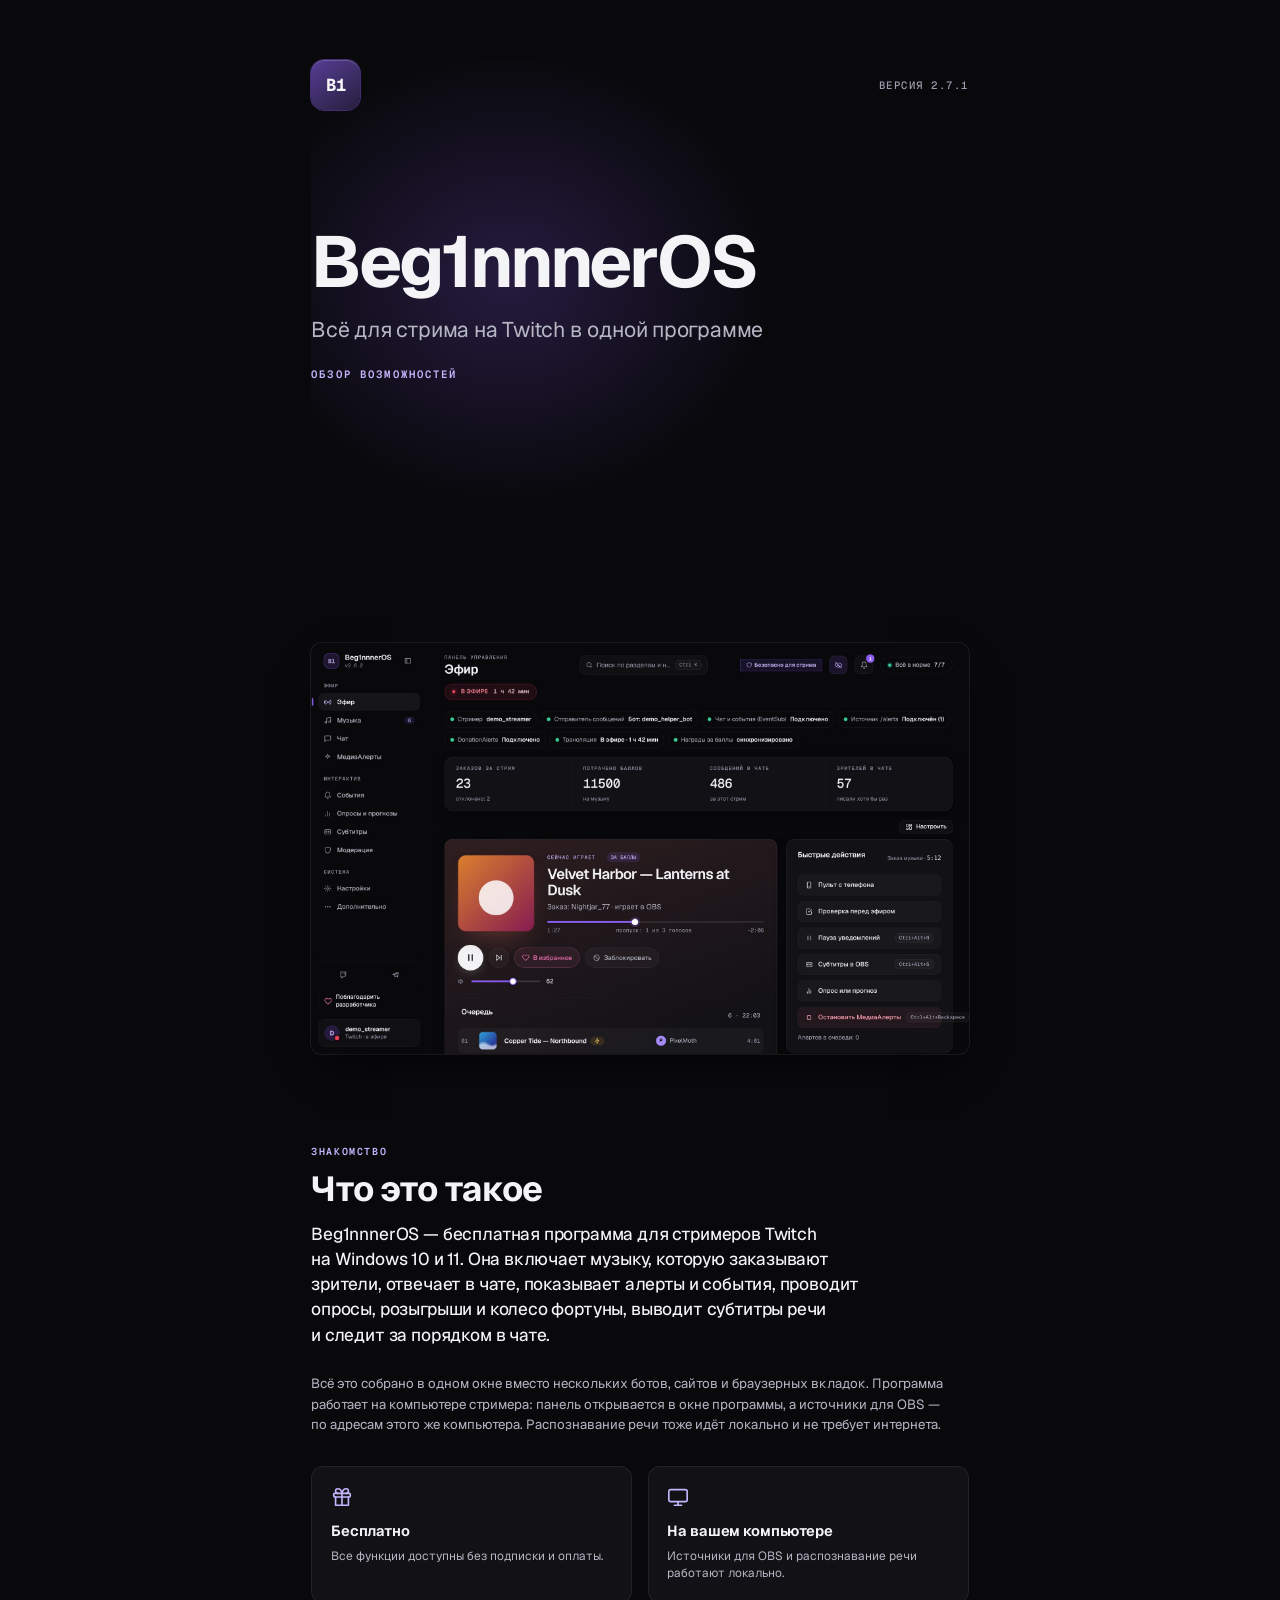
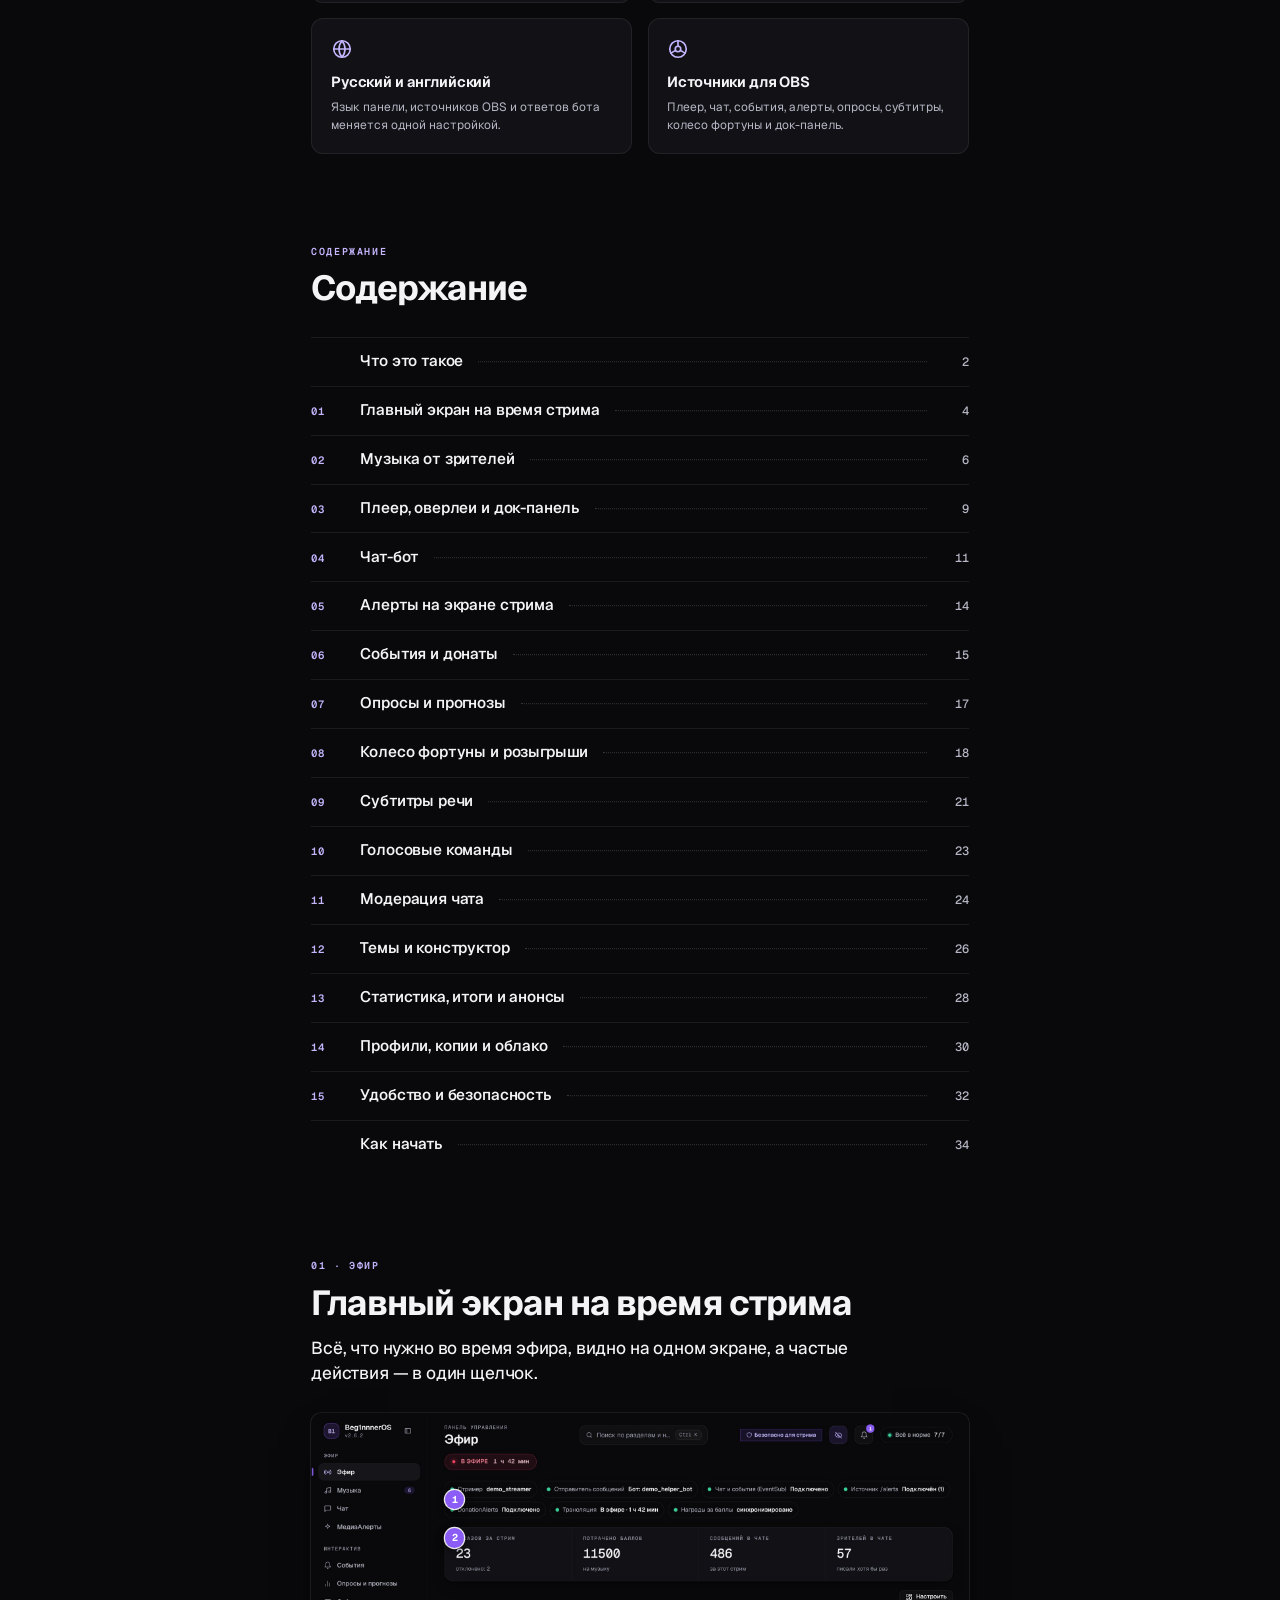
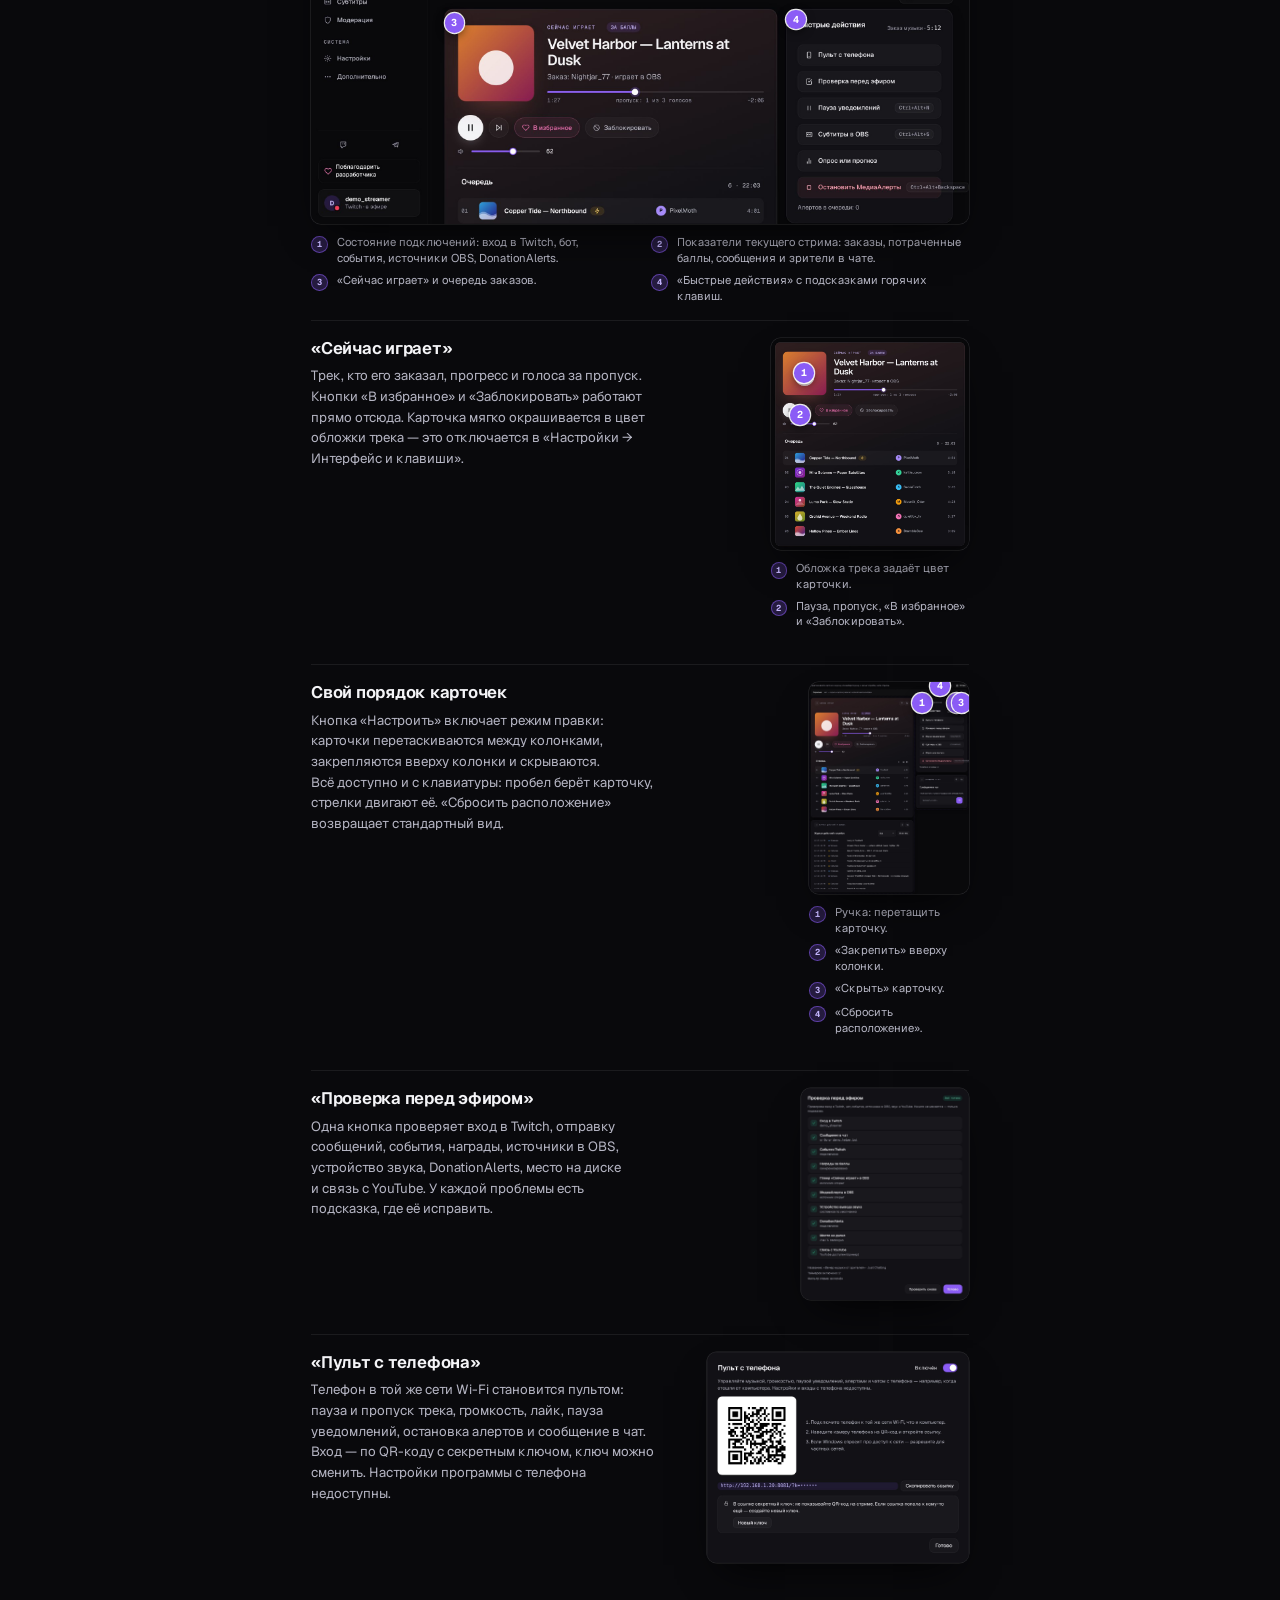
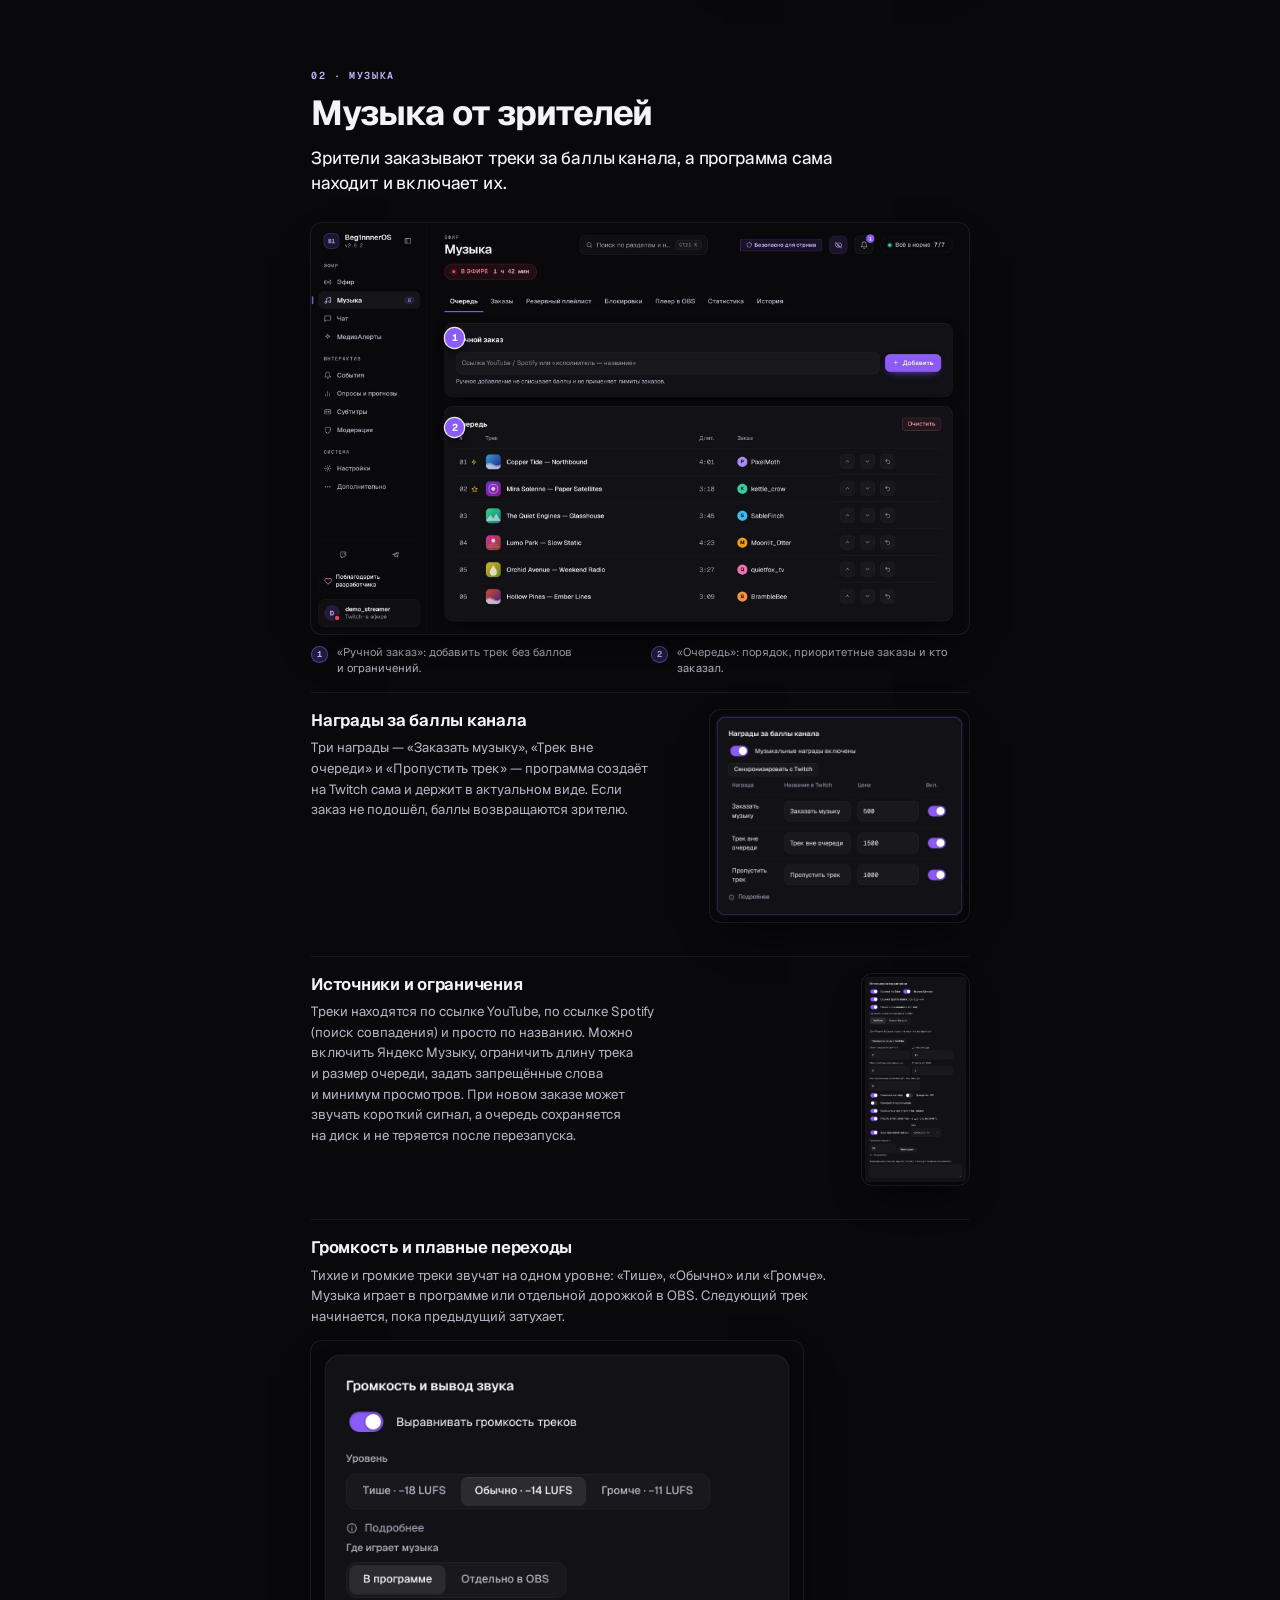
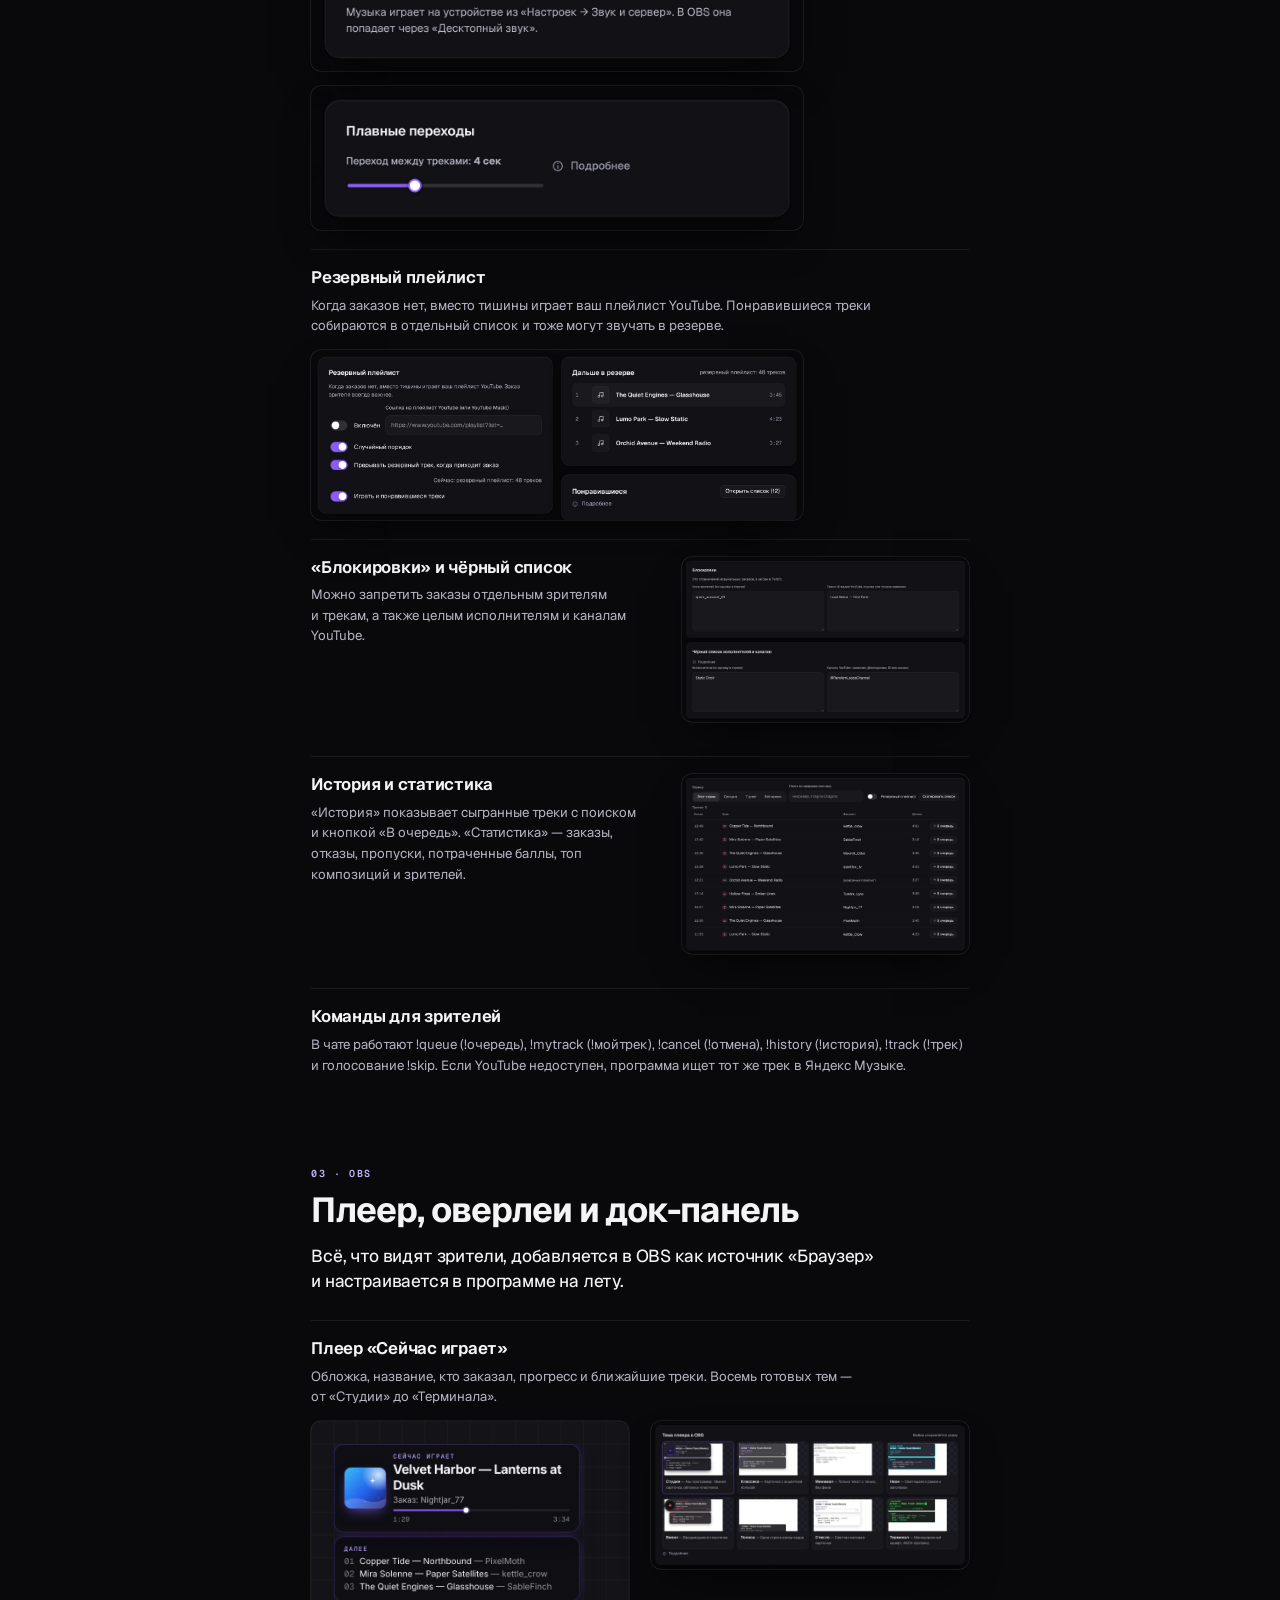
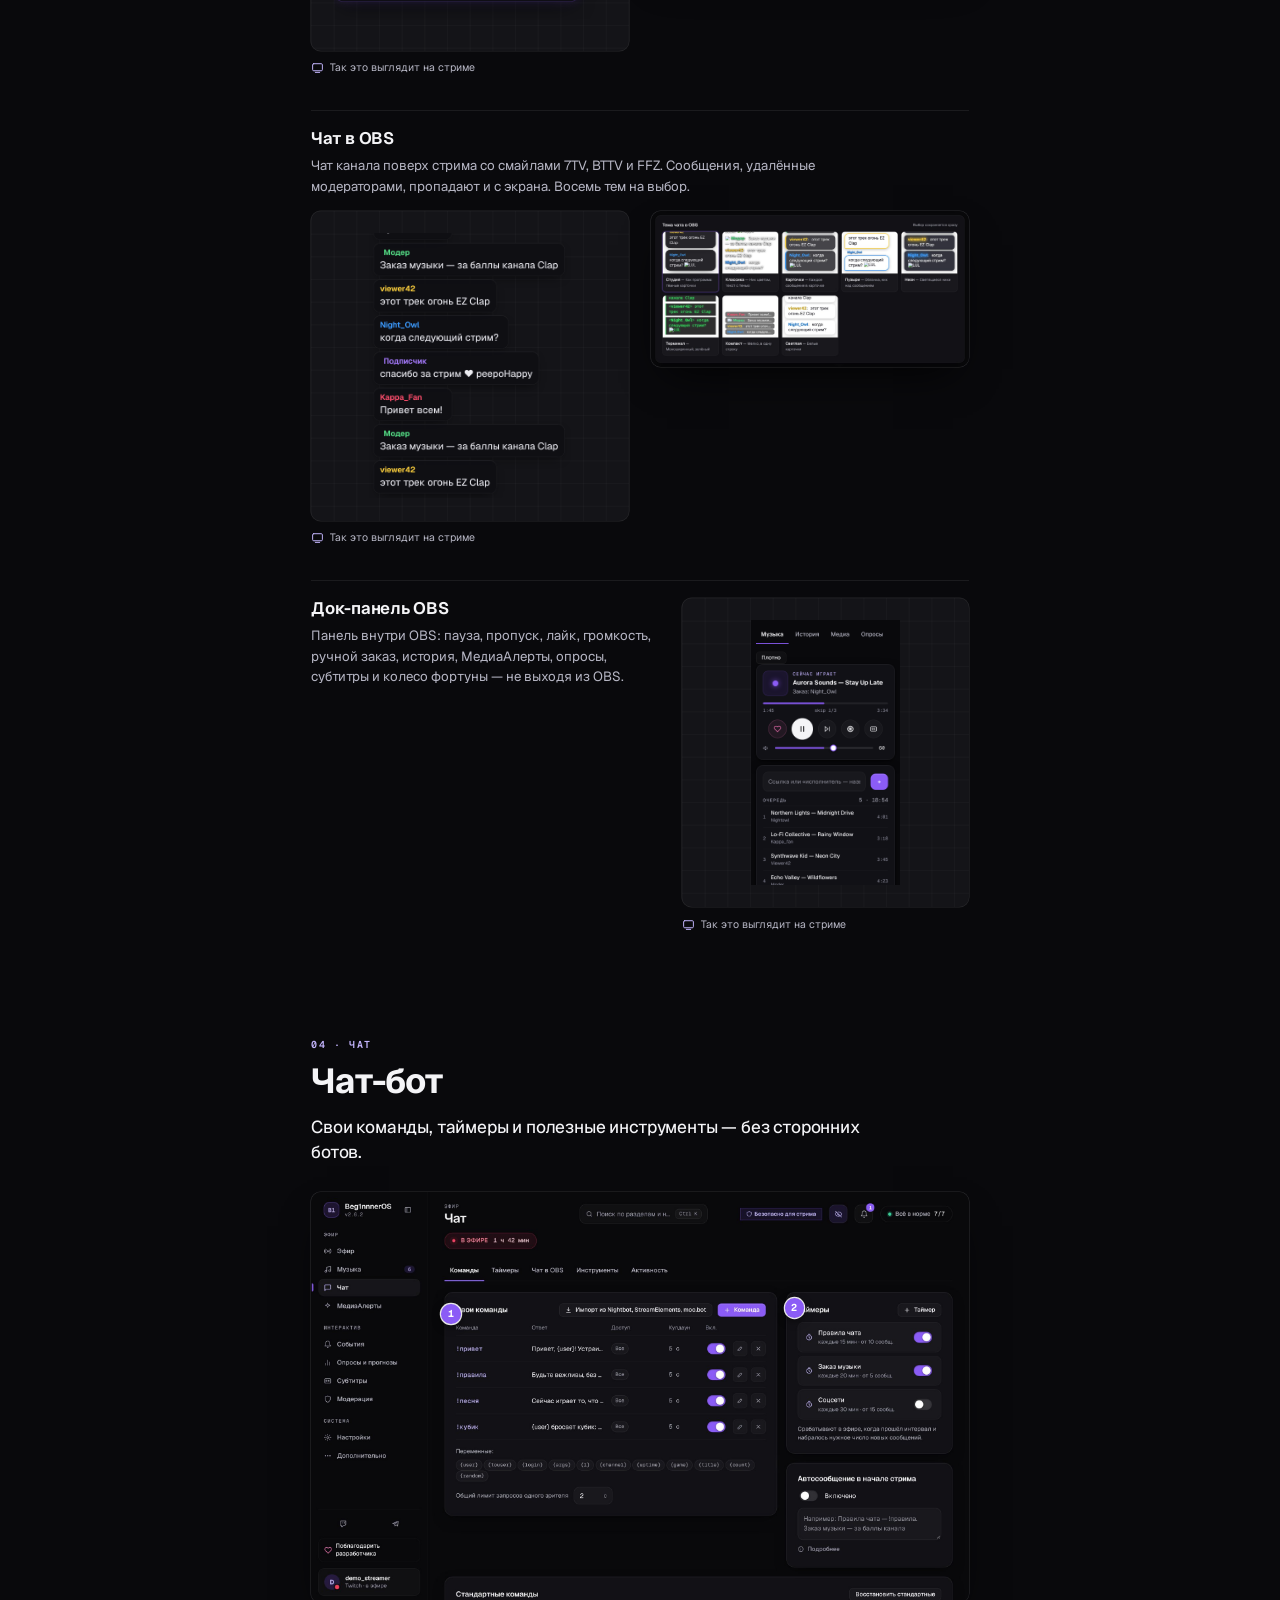
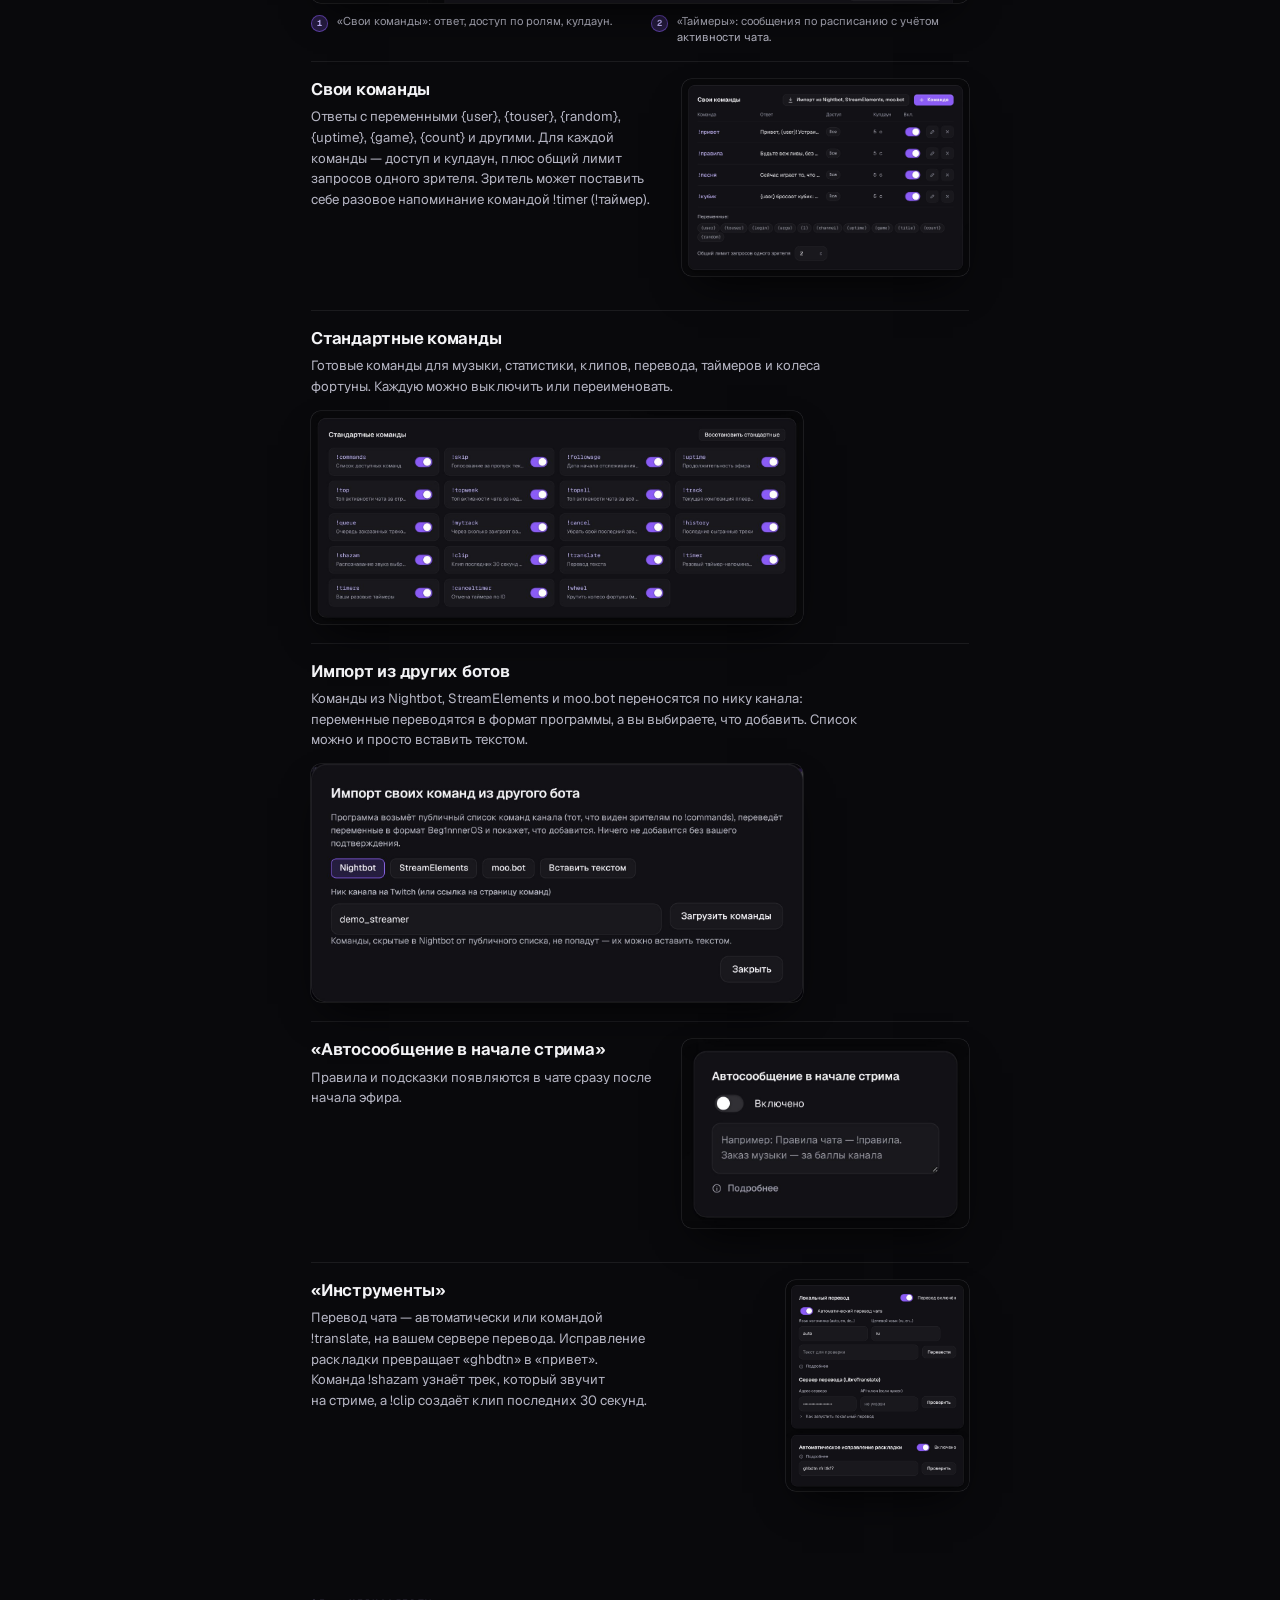
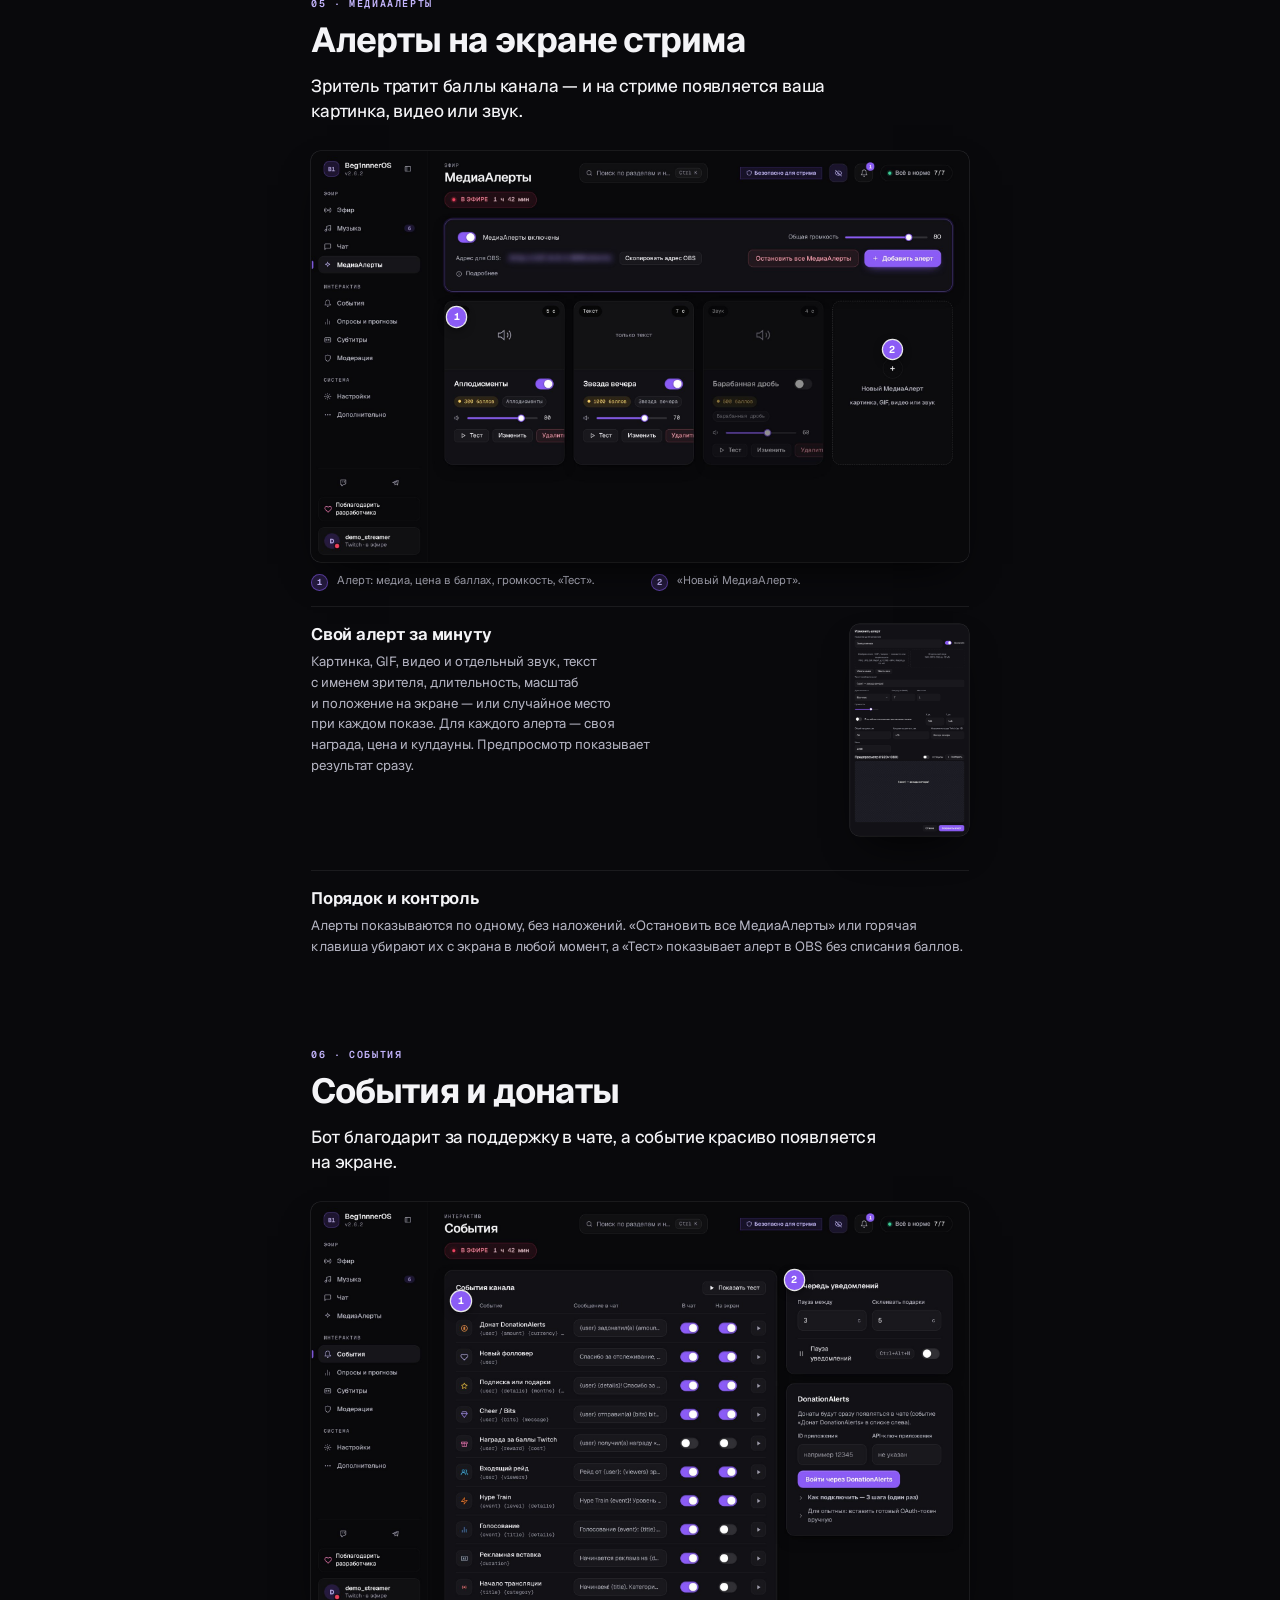
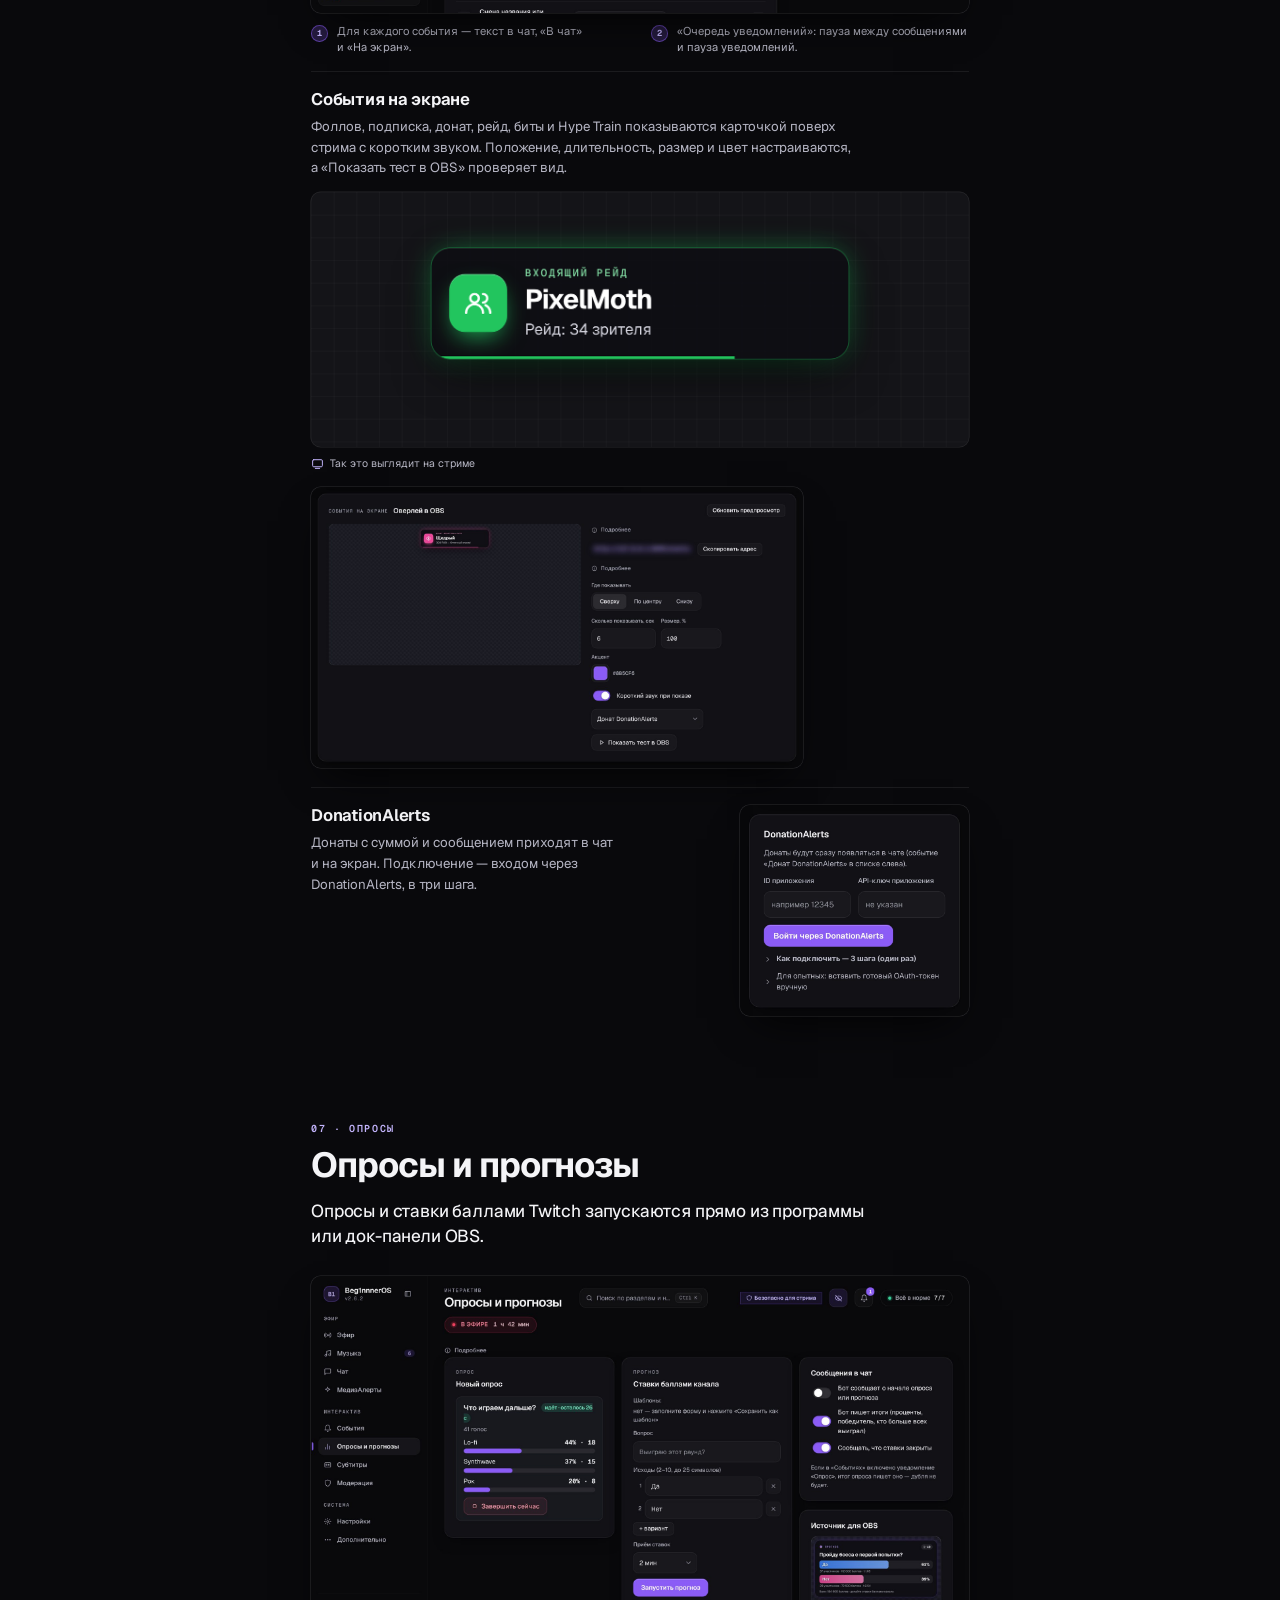
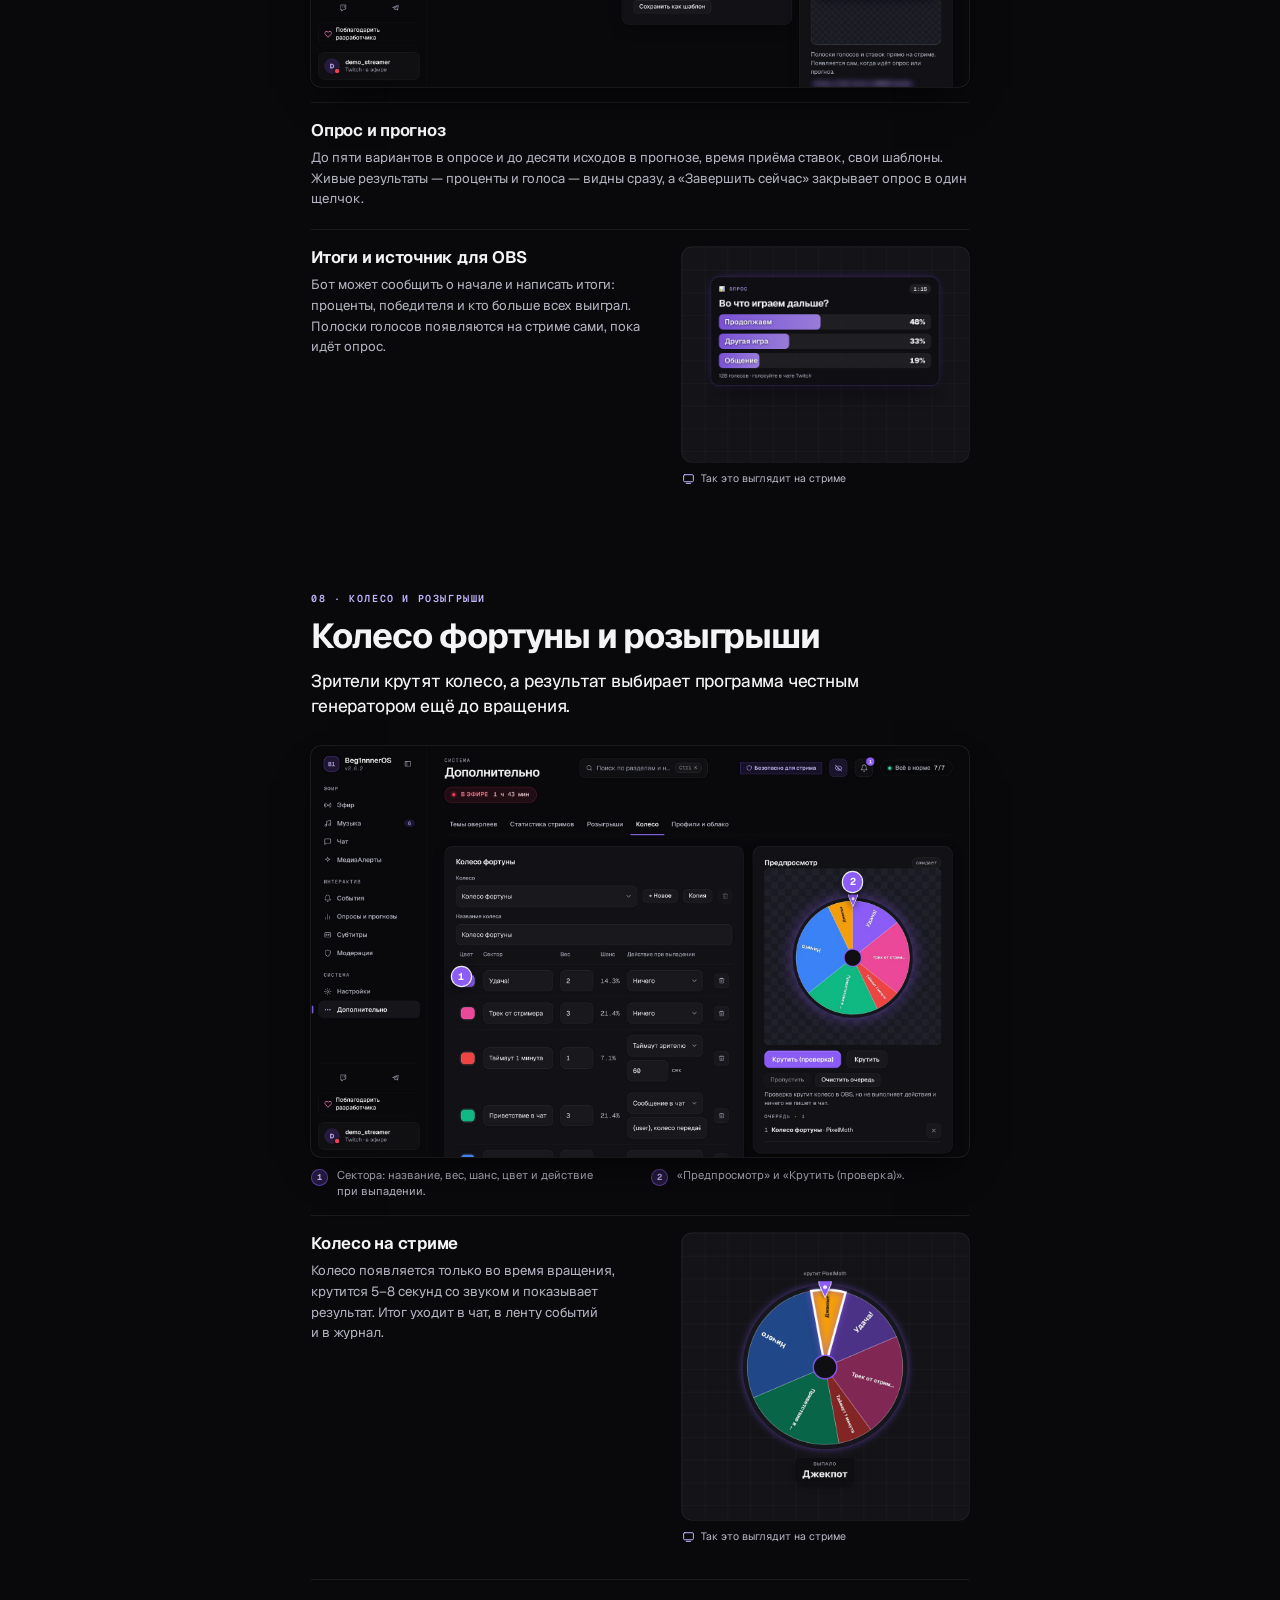
<file: docs/overview/index.html>
<!doctype html>
<html lang="ru"><head><meta charset="utf-8"><title>Beg1nnnerOS — обзор возможностей</title>
<meta name="author" content="Beg1nnner"><meta name="description" content="Обзор всех функций Beg1nnnerOS со скриншотами интерфейса">
<link rel="stylesheet" href="assets/overview.css"></head>
<body>
<section class="cover" id="cover">
  <div class="cv-top"><span class="mark">B1</span><span class="cv-ver">Версия 2.7.1</span></div>
  <h1 class="cv-title">Beg1nnnerOS</h1><p class="cv-sub">Всё для стрима на Twitch в одной программе</p>
  <p class="cv-kicker">ОБЗОР ВОЗМОЖНОСТЕЙ</p>
  <div class="cv-shot"><figure class="screen " style="--r:1.600"><div class="shot"><img src="assets/img/s-live.jpg" alt="s-live"></div></figure></div>
</section>
<section class="chapter" id="about"><p class="eyebrow">ЗНАКОМСТВО</p><h1>Что это такое</h1><p class="lead">Beg1nnnerOS — бесплатная программа для стримеров Twitch на Windows 10 и 11. Она включает музыку, которую заказывают зрители, отвечает в чате, показывает алерты и события, проводит опросы, розыгрыши и колесо фортуны, выводит субтитры речи и следит за порядком в чате.</p><p>Всё это собрано в одном окне вместо нескольких ботов, сайтов и браузерных вкладок. Программа работает на компьютере стримера: панель открывается в окне программы, а источники для OBS — по адресам этого же компьютера. Распознавание речи тоже идёт локально и не требует интернета.</p><div class="facts"><div class="fact"><svg class="ic" width="22" height="22" viewBox="0 0 24 24" fill="none" stroke="currentColor" stroke-width="1.8" stroke-linecap="round" stroke-linejoin="round" aria-hidden="true"><rect x="3" y="8" width="18" height="4" rx="1"/><path d="M12 8v13M19 12v9H5v-9M7.5 8a2.5 2.5 0 0 1 0-5C11 3 12 8 12 8s1-5 4.5-5a2.5 2.5 0 0 1 0 5"/></svg><b>Бесплатно</b><span>Все функции доступны без подписки и оплаты.</span></div><div class="fact"><svg class="ic" width="22" height="22" viewBox="0 0 24 24" fill="none" stroke="currentColor" stroke-width="1.8" stroke-linecap="round" stroke-linejoin="round" aria-hidden="true"><rect x="2" y="4" width="20" height="13" rx="2"/><path d="M8 21h8M12 17v4"/></svg><b>На вашем компьютере</b><span>Источники для OBS и распознавание речи работают локально.</span></div><div class="fact"><svg class="ic" width="22" height="22" viewBox="0 0 24 24" fill="none" stroke="currentColor" stroke-width="1.8" stroke-linecap="round" stroke-linejoin="round" aria-hidden="true"><circle cx="12" cy="12" r="9"/><path d="M3 12h18M12 3a14 14 0 0 1 0 18M12 3a14 14 0 0 0 0 18"/></svg><b>Русский и английский</b><span>Язык панели, источников OBS и ответов бота меняется одной настройкой.</span></div><div class="fact"><svg class="ic" width="22" height="22" viewBox="0 0 24 24" fill="none" stroke="currentColor" stroke-width="1.8" stroke-linecap="round" stroke-linejoin="round" aria-hidden="true"><circle cx="12" cy="12" r="9"/><circle cx="12" cy="12" r="3"/><path d="M12 3v6M19.8 16.5l-5.2-3M4.2 16.5l5.2-3"/></svg><b>Источники для OBS</b><span>Плеер, чат, события, алерты, опросы, субтитры, колесо фортуны и док-панель.</span></div></div></section>
<section class="chapter toc" id="toc"><p class="eyebrow">СОДЕРЖАНИЕ</p><h1>Содержание</h1><ol class="toc-list"><li><a href="#about"><span class="te"></span><span class="tt">Что это такое</span><span class="dots"></span><span class="tp">2</span></a></li><li><a href="#live"><span class="te">01</span><span class="tt">Главный экран на время стрима</span><span class="dots"></span><span class="tp">4</span></a></li><li><a href="#music"><span class="te">02</span><span class="tt">Музыка от зрителей</span><span class="dots"></span><span class="tp">6</span></a></li><li><a href="#obs"><span class="te">03</span><span class="tt">Плеер, оверлеи и док-панель</span><span class="dots"></span><span class="tp">9</span></a></li><li><a href="#chat"><span class="te">04</span><span class="tt">Чат-бот</span><span class="dots"></span><span class="tp">11</span></a></li><li><a href="#alerts"><span class="te">05</span><span class="tt">Алерты на экране стрима</span><span class="dots"></span><span class="tp">14</span></a></li><li><a href="#events"><span class="te">06</span><span class="tt">События и донаты</span><span class="dots"></span><span class="tp">15</span></a></li><li><a href="#votes"><span class="te">07</span><span class="tt">Опросы и прогнозы</span><span class="dots"></span><span class="tp">17</span></a></li><li><a href="#wheel"><span class="te">08</span><span class="tt">Колесо фортуны и розыгрыши</span><span class="dots"></span><span class="tp">18</span></a></li><li><a href="#captions"><span class="te">09</span><span class="tt">Субтитры речи</span><span class="dots"></span><span class="tp">21</span></a></li><li><a href="#voice"><span class="te">10</span><span class="tt">Голосовые команды</span><span class="dots"></span><span class="tp">23</span></a></li><li><a href="#mod"><span class="te">11</span><span class="tt">Модерация чата</span><span class="dots"></span><span class="tp">24</span></a></li><li><a href="#design"><span class="te">12</span><span class="tt">Темы и конструктор</span><span class="dots"></span><span class="tp">26</span></a></li><li><a href="#stats"><span class="te">13</span><span class="tt">Статистика, итоги и анонсы</span><span class="dots"></span><span class="tp">28</span></a></li><li><a href="#profiles"><span class="te">14</span><span class="tt">Профили, копии и облако</span><span class="dots"></span><span class="tp">30</span></a></li><li><a href="#comfort"><span class="te">15</span><span class="tt">Удобство и безопасность</span><span class="dots"></span><span class="tp">32</span></a></li><li><a href="#start"><span class="te"></span><span class="tt">Как начать</span><span class="dots"></span><span class="tp">34</span></a></li></ol></section>
<section class="chapter" id="live"><p class="eyebrow">01 · ЭФИР</p><h1>Главный экран на время стрима</h1><p class="lead">Всё, что нужно во время эфира, видно на одном экране, а частые действия — в один щелчок.</p><figure class="screen " style="--r:1.600"><div class="shot"><img src="assets/img/s-live.jpg" alt="Состояние подключений: вход в Twitch, бот, события, источники OBS, DonationAlerts."><span class="co" style="left:21.82%;top:21.07%">1</span><span class="co" style="left:21.82%;top:30.44%">2</span><span class="co" style="left:21.79%;top:51.1%">3</span><span class="co" style="left:73.74%;top:50.24%">4</span></div><ol class="legend"><li><span class="n">1</span>Состояние подключений: вход в Twitch, бот, события, источники OBS, DonationAlerts.</li><li><span class="n">2</span>Показатели текущего стрима: заказы, потраченные баллы, сообщения и зрители в чате.</li><li><span class="n">3</span>«Сейчас играет» и очередь заказов.</li><li><span class="n">4</span>«Быстрые действия» с подсказками горячих клавиш.</li></ol></figure><div class="feat side"><div class="ft"><h2>«Сейчас играет»</h2><p>Трек, кто его заказал, прогресс и голоса за пропуск. Кнопки «В избранное» и «Заблокировать» работают прямо отсюда. Карточка мягко окрашивается в цвет обложки трека — это отключается в «Настройки → Интерфейс и клавиши».</p></div><div class="fi"><figure class="frag " style="--r:0.937"><div class="shot"><img src="assets/img/f-live-now.jpg" alt="Обложка трека задаёт цвет карточки."><span class="co" style="left:16.97%;top:16.61%">1</span><span class="co" style="left:14.74%;top:36.3%">2</span></div><ol class="legend"><li><span class="n">1</span>Обложка трека задаёт цвет карточки.</li><li><span class="n">2</span>Пауза, пропуск, «В избранное» и «Заблокировать».</li></ol></figure></div></div><div class="feat side"><div class="ft"><h2>Свой порядок карточек</h2><p>Кнопка «Настроить» включает режим правки: карточки перетаскиваются между колонками, закрепляются вверху колонки и скрываются. Всё доступно и с клавиатуры: пробел берёт карточку, стрелки двигают её. «Сбросить расположение» возвращает стандартный вид.</p></div><div class="fi"><figure class="frag " style="--r:0.754"><div class="shot"><img src="assets/img/f-live-layout.jpg" alt="Ручка: перетащить карточку."><span class="co" style="left:70.51%;top:9.73%">1</span><span class="co" style="left:92.17%;top:9.73%">2</span><span class="co" style="left:95.33%;top:9.73%">3</span><span class="co" style="left:82.11%;top:1.75%">4</span></div><ol class="legend"><li><span class="n">1</span>Ручка: перетащить карточку.</li><li><span class="n">2</span>«Закрепить» вверху колонки.</li><li><span class="n">3</span>«Скрыть» карточку.</li><li><span class="n">4</span>«Сбросить расположение».</li></ol></figure></div></div><div class="feat side"><div class="ft"><h2>«Проверка перед эфиром»</h2><p>Одна кнопка проверяет вход в Twitch, отправку сообщений, события, награды, источники в OBS, устройство звука, DonationAlerts, место на диске и связь с YouTube. У каждой проблемы есть подсказка, где её исправить.</p></div><div class="fi"><figure class="frag " style="--r:0.795"><div class="shot"><img src="assets/img/f-precheck.jpg" alt="f-precheck"></div></figure></div></div><div class="feat side"><div class="ft"><h2>«Пульт с телефона»</h2><p>Телефон в той же сети Wi-Fi становится пультом: пауза и пропуск трека, громкость, лайк, пауза уведомлений, остановка алертов и сообщение в чат. Вход — по QR-коду с секретным ключом, ключ можно сменить. Настройки программы с телефона недоступны.</p></div><div class="fi"><figure class="frag " style="--r:1.239"><div class="shot"><img src="assets/img/f-remote.jpg" alt="f-remote"></div></figure></div></div></section>
<section class="chapter" id="music"><p class="eyebrow">02 · МУЗЫКА</p><h1>Музыка от зрителей</h1><p class="lead">Зрители заказывают треки за баллы канала, а программа сама находит и включает их.</p><figure class="screen " style="--r:1.600"><div class="shot"><img src="assets/img/s-music.jpg" alt="«Ручной заказ»: добавить трек без баллов и ограничений."><span class="co" style="left:21.82%;top:27.95%">1</span><span class="co" style="left:21.82%;top:49.83%">2</span></div><ol class="legend"><li><span class="n">1</span>«Ручной заказ»: добавить трек без баллов и ограничений.</li><li><span class="n">2</span>«Очередь»: порядок, приоритетные заказы и кто заказал.</li></ol></figure><div class="feat side"><div class="ft"><h2>Награды за баллы канала</h2><p>Три награды — «Заказать музыку», «Трек вне очереди» и «Пропустить трек» — программа создаёт на Twitch сама и держит в актуальном виде. Если заказ не подошёл, баллы возвращаются зрителю.</p></div><div class="fi"><figure class="frag " style="--r:1.225"><div class="shot"><img src="assets/img/f-music-rewards.jpg" alt="f-music-rewards"></div></figure></div></div><div class="feat side"><div class="ft"><h2>Источники и ограничения</h2><p>Треки находятся по ссылке YouTube, по ссылке Spotify (поиск совпадения) и просто по названию. Можно включить Яндекс Музыку, ограничить длину трека и размер очереди, задать запрещённые слова и минимум просмотров. При новом заказе может звучать короткий сигнал, а очередь сохраняется на диск и не теряется после перезапуска.</p></div><div class="fi"><figure class="frag " style="--r:0.507"><div class="shot"><img src="assets/img/f-music-sources.jpg" alt="f-music-sources"></div></figure></div></div><div class="feat keep"><div class="ft"><h2>Громкость и плавные переходы</h2><p>Тихие и громкие треки звучат на одном уровне: «Тише», «Обычно» или «Громче». Музыка играет в программе или отдельной дорожкой в OBS. Следующий трек начинается, пока предыдущий затухает.</p></div><figure class="frag " style="--r:1.490"><div class="shot"><img src="assets/img/f-music-volume.jpg" alt="f-music-volume"></div></figure><figure class="frag " style="--r:3.380"><div class="shot"><img src="assets/img/f-music-xfade.jpg" alt="f-music-xfade"></div></figure></div><div class="feat keep"><div class="ft"><h2>Резервный плейлист</h2><p>Когда заказов нет, вместо тишины играет ваш плейлист YouTube. Понравившиеся треки собираются в отдельный список и тоже могут звучать в резерве.</p></div><figure class="frag " style="--r:2.896"><div class="shot"><img src="assets/img/f-music-fallback.jpg" alt="f-music-fallback"></div></figure></div><div class="feat side"><div class="ft"><h2>«Блокировки» и чёрный список</h2><p>Можно запретить заказы отдельным зрителям и трекам, а также целым исполнителям и каналам YouTube.</p></div><div class="fi"><figure class="frag " style="--r:1.731"><div class="shot"><img src="assets/img/f-music-blocks.jpg" alt="f-music-blocks"></div></figure></div></div><div class="feat side"><div class="ft"><h2>История и статистика</h2><p>«История» показывает сыгранные треки с поиском и кнопкой «В очередь». «Статистика» — заказы, отказы, пропуски, потраченные баллы, топ композиций и зрителей.</p></div><div class="fi"><figure class="frag " style="--r:1.591"><div class="shot"><img src="assets/img/f-music-hist.jpg" alt="f-music-hist"></div></figure></div></div><div class="feat text"><h2>Команды для зрителей</h2><p>В чате работают !queue (!очередь), !mytrack (!мойтрек), !cancel (!отмена), !history (!история), !track (!трек) и голосование !skip. Если YouTube недоступен, программа ищет тот же трек в Яндекс Музыке.</p></div></section>
<section class="chapter" id="obs"><p class="eyebrow">03 · OBS</p><h1>Плеер, оверлеи и док-панель</h1><p class="lead">Всё, что видят зрители, добавляется в OBS как источник «Браузер» и настраивается в программе на лету.</p><div class="feat keep"><div class="ft"><h2>Плеер «Сейчас играет»</h2><p>Обложка, название, кто заказал, прогресс и ближайшие треки. Восемь готовых тем — от «Студии» до «Терминала».</p></div><div class="pair"><figure class="ov " style="--r:1.476"><div class="stage"><img src="assets/img/o-player.png" alt="o-player"></div><figcaption><svg class="ic" width="13" height="13" viewBox="0 0 24 24" fill="none" stroke="currentColor" stroke-width="1.8" stroke-linecap="round" stroke-linejoin="round" aria-hidden="true"><rect x="3" y="5" width="18" height="13" rx="2"/><path d="M8 21h8"/></svg>Так это выглядит на стриме</figcaption></figure><figure class="frag " style="--r:2.154"><div class="shot"><img src="assets/img/f-ov-player-themes.jpg" alt="f-ov-player-themes"></div></figure></div></div><div class="feat keep"><div class="ft"><h2>Чат в OBS</h2><p>Чат канала поверх стрима со смайлами 7TV, BTTV и FFZ. Сообщения, удалённые модераторами, пропадают и с экрана. Восемь тем на выбор.</p></div><div class="pair"><figure class="ov " style="--r:0.767"><div class="stage"><img src="assets/img/o-chat.png" alt="o-chat"></div><figcaption><svg class="ic" width="13" height="13" viewBox="0 0 24 24" fill="none" stroke="currentColor" stroke-width="1.8" stroke-linecap="round" stroke-linejoin="round" aria-hidden="true"><rect x="3" y="5" width="18" height="13" rx="2"/><path d="M8 21h8"/></svg>Так это выглядит на стриме</figcaption></figure><figure class="frag " style="--r:2.036"><div class="shot"><img src="assets/img/f-ov-chat-themes.jpg" alt="f-ov-chat-themes"></div></figure></div></div><div class="feat side"><div class="ft"><h2>Док-панель OBS</h2><p>Панель внутри OBS: пауза, пропуск, лайк, громкость, ручной заказ, история, МедиаАлерты, опросы, субтитры и колесо фортуны — не выходя из OBS.</p></div><div class="fi"><figure class="ov " style="--r:0.562"><div class="stage"><img src="assets/img/o-dock.png" alt="o-dock"></div><figcaption><svg class="ic" width="13" height="13" viewBox="0 0 24 24" fill="none" stroke="currentColor" stroke-width="1.8" stroke-linecap="round" stroke-linejoin="round" aria-hidden="true"><rect x="3" y="5" width="18" height="13" rx="2"/><path d="M8 21h8"/></svg>Так это выглядит на стриме</figcaption></figure></div></div></section>
<section class="chapter" id="chat"><p class="eyebrow">04 · ЧАТ</p><h1>Чат-бот</h1><p class="lead">Свои команды, таймеры и полезные инструменты — без сторонних ботов.</p><figure class="screen " style="--r:1.600"><div class="shot"><img src="assets/img/s-chat.jpg" alt="«Свои команды»: ответ, доступ по ролям, кулдаун."><span class="co" style="left:21.29%;top:29.79%">1</span><span class="co" style="left:73.49%;top:28.27%">2</span></div><ol class="legend"><li><span class="n">1</span>«Свои команды»: ответ, доступ по ролям, кулдаун.</li><li><span class="n">2</span>«Таймеры»: сообщения по расписанию с учётом активности чата.</li></ol></figure><div class="feat side"><div class="ft"><h2>Свои команды</h2><p>Ответы с переменными {user}, {touser}, {random}, {uptime}, {game}, {count} и другими. Для каждой команды — доступ и кулдаун, плюс общий лимит запросов одного зрителя. Зритель может поставить себе разовое напоминание командой !timer (!таймер).</p></div><div class="fi"><figure class="frag " style="--r:1.456"><div class="shot"><img src="assets/img/f-chat-cmds.jpg" alt="f-chat-cmds"></div></figure></div></div><div class="feat keep"><div class="ft"><h2>Стандартные команды</h2><p>Готовые команды для музыки, статистики, клипов, перевода, таймеров и колеса фортуны. Каждую можно выключить или переименовать.</p></div><figure class="frag " style="--r:2.306"><div class="shot"><img src="assets/img/f-chat-std.jpg" alt="f-chat-std"></div></figure></div><div class="feat keep"><div class="ft"><h2>Импорт из других ботов</h2><p>Команды из Nightbot, StreamElements и moo.bot переносятся по нику канала: переменные переводятся в формат программы, а вы выбираете, что добавить. Список можно и просто вставить текстом.</p></div><figure class="frag " style="--r:2.063"><div class="shot"><img src="assets/img/f-chat-import.jpg" alt="f-chat-import"></div></figure></div><div class="feat side"><div class="ft"><h2>«Автосообщение в начале стрима»</h2><p>Правила и подсказки появляются в чате сразу после начала эфира.</p></div><div class="fi"><figure class="frag " style="--r:1.517"><div class="shot"><img src="assets/img/f-chat-autopost.jpg" alt="f-chat-autopost"></div></figure></div></div><div class="feat side"><div class="ft"><h2>«Инструменты»</h2><p>Перевод чата — автоматически или командой !translate, на вашем сервере перевода. Исправление раскладки превращает «ghbdtn» в «привет». Команда !shazam узнаёт трек, который звучит на стриме, а !clip создаёт клип последних 30 секунд.</p></div><div class="fi"><figure class="frag " style="--r:0.864"><div class="shot"><img src="assets/img/f-chat-tools.jpg" alt="f-chat-tools"></div></figure></div></div></section>
<section class="chapter" id="alerts"><p class="eyebrow">05 · МЕДИААЛЕРТЫ</p><h1>Алерты на экране стрима</h1><p class="lead">Зритель тратит баллы канала — и на стриме появляется ваша картинка, видео или звук.</p><figure class="screen " style="--r:1.600"><div class="shot"><img src="assets/img/s-alerts.jpg" alt="Алерт: медиа, цена в баллах, громкость, «Тест»."><span class="co" style="left:22.1%;top:40.42%">1</span><span class="co" style="left:88.37%;top:48.39%">2</span></div><ol class="legend"><li><span class="n">1</span>Алерт: медиа, цена в баллах, громкость, «Тест».</li><li><span class="n">2</span>«Новый МедиаАлерт».</li></ol></figure><div class="feat side"><div class="ft"><h2>Свой алерт за минуту</h2><p>Картинка, GIF, видео и отдельный звук, текст с именем зрителя, длительность, масштаб и положение на экране — или случайное место при каждом показе. Для каждого алерта — своя награда, цена и кулдауны. Предпросмотр показывает результат сразу.</p></div><div class="fi"><figure class="frag " style="--r:0.560"><div class="shot"><img src="assets/img/f-alert-edit.jpg" alt="f-alert-edit"></div></figure></div></div><div class="feat text"><h2>Порядок и контроль</h2><p>Алерты показываются по одному, без наложений. «Остановить все МедиаАлерты» или горячая клавиша убирают их с экрана в любой момент, а «Тест» показывает алерт в OBS без списания баллов.</p></div></section>
<section class="chapter" id="events"><p class="eyebrow">06 · СОБЫТИЯ</p><h1>События и донаты</h1><p class="lead">Бот благодарит за поддержку в чате, а событие красиво появляется на экране.</p><figure class="screen " style="--r:1.600"><div class="shot"><img src="assets/img/s-events.jpg" alt="Для каждого события — текст в чат, «В чат» и «На экран»."><span class="co" style="left:22.81%;top:24.18%">1</span><span class="co" style="left:73.49%;top:19.07%">2</span></div><ol class="legend"><li><span class="n">1</span>Для каждого события — текст в чат, «В чат» и «На экран».</li><li><span class="n">2</span>«Очередь уведомлений»: пауза между сообщениями и пауза уведомлений.</li></ol></figure><div class="feat keep"><div class="ft"><h2>События на экране</h2><p>Фоллов, подписка, донат, рейд, биты и Hype Train показываются карточкой поверх стрима с коротким звуком. Положение, длительность, размер и цвет настраиваются, а «Показать тест в OBS» проверяет вид.</p></div><figure class="ov " style="--r:2.923"><div class="stage"><img src="assets/img/o-events.png" alt="o-events"></div><figcaption><svg class="ic" width="13" height="13" viewBox="0 0 24 24" fill="none" stroke="currentColor" stroke-width="1.8" stroke-linecap="round" stroke-linejoin="round" aria-hidden="true"><rect x="3" y="5" width="18" height="13" rx="2"/><path d="M8 21h8"/></svg>Так это выглядит на стриме</figcaption></figure><figure class="frag " style="--r:1.749"><div class="shot"><img src="assets/img/f-events-screen.jpg" alt="f-events-screen"></div></figure></div><div class="feat side"><div class="ft"><h2>DonationAlerts</h2><p>Донаты с суммой и сообщением приходят в чат и на экран. Подключение — входом через DonationAlerts, в три шага.</p></div><div class="fi"><figure class="frag " style="--r:1.082"><div class="shot"><img src="assets/img/f-events-da.jpg" alt="f-events-da"></div></figure></div></div></section>
<section class="chapter" id="votes"><p class="eyebrow">07 · ОПРОСЫ</p><h1>Опросы и прогнозы</h1><p class="lead">Опросы и ставки баллами Twitch запускаются прямо из программы или док-панели OBS.</p><figure class="screen " style="--r:1.600"><div class="shot"><img src="assets/img/s-votes.jpg" alt="s-votes"></div></figure><div class="feat text"><h2>Опрос и прогноз</h2><p>До пяти вариантов в опросе и до десяти исходов в прогнозе, время приёма ставок, свои шаблоны. Живые результаты — проценты и голоса — видны сразу, а «Завершить сейчас» закрывает опрос в один щелчок.</p></div><div class="feat side"><div class="ft"><h2>Итоги и источник для OBS</h2><p>Бот может сообщить о начале и написать итоги: проценты, победителя и кто больше всех выиграл. Полоски голосов появляются на стриме сами, пока идёт опрос.</p></div><div class="fi"><figure class="ov " style="--r:1.429"><div class="stage"><img src="assets/img/o-votes.png" alt="o-votes"></div><figcaption><svg class="ic" width="13" height="13" viewBox="0 0 24 24" fill="none" stroke="currentColor" stroke-width="1.8" stroke-linecap="round" stroke-linejoin="round" aria-hidden="true"><rect x="3" y="5" width="18" height="13" rx="2"/><path d="M8 21h8"/></svg>Так это выглядит на стриме</figcaption></figure></div></div></section>
<section class="chapter" id="wheel"><p class="eyebrow">08 · КОЛЕСО И РОЗЫГРЫШИ</p><h1>Колесо фортуны и розыгрыши</h1><p class="lead">Зрители крутят колесо, а результат выбирает программа честным генератором ещё до вращения.</p><figure class="screen " style="--r:1.600"><div class="shot"><img src="assets/img/s-wheel.jpg" alt="Сектора: название, вес, шанс, цвет и действие при выпадении."><span class="co" style="left:22.85%;top:56.16%">1</span><span class="co" style="left:82.33%;top:33.22%">2</span></div><ol class="legend"><li><span class="n">1</span>Сектора: название, вес, шанс, цвет и действие при выпадении.</li><li><span class="n">2</span>«Предпросмотр» и «Крутить (проверка)».</li></ol></figure><div class="feat side"><div class="ft"><h2>Колесо на стриме</h2><p>Колесо появляется только во время вращения, крутится 5–8 секунд со звуком и показывает результат. Итог уходит в чат, в ленту событий и в журнал.</p></div><div class="fi"><figure class="ov " style="--r:1.000"><div class="stage"><img src="assets/img/o-wheel.png" alt="o-wheel"></div><figcaption><svg class="ic" width="13" height="13" viewBox="0 0 24 24" fill="none" stroke="currentColor" stroke-width="1.8" stroke-linecap="round" stroke-linejoin="round" aria-hidden="true"><rect x="3" y="5" width="18" height="13" rx="2"/><path d="M8 21h8"/></svg>Так это выглядит на стриме</figcaption></figure></div></div><div class="feat keep"><div class="ft"><h2>Колесо зрителей</h2><p>Отдельный вид колеса: секторы появляются, когда зрители покупают награду за баллы канала. Чем больше баллов вложено в сектор, тем он шире и тем выше шанс. В режиме «Участники» сектор — ник зрителя, в режиме «Варианты» — текст, который он написал: игра, фильм или задание. Рядом с колесом — крупнейшие секторы, последняя покупка и таймер сбора.</p></div><figure class="ov " style="--r:2.105"><div class="stage"><img src="assets/img/o-vwheel.png" alt="o-vwheel"></div><figcaption><svg class="ic" width="13" height="13" viewBox="0 0 24 24" fill="none" stroke="currentColor" stroke-width="1.8" stroke-linecap="round" stroke-linejoin="round" aria-hidden="true"><rect x="3" y="5" width="18" height="13" rx="2"/><path d="M8 21h8"/></svg>Так это выглядит на стриме</figcaption></figure></div><div class="feat side"><div class="ft"><h2>Сбор и секторы</h2><p>«Открыть сбор» включает награды на канале, «Закрыть сбор» ставит их на паузу; при выходе из программы награды тоже уходят на паузу. Одинаковые варианты складываются в один сектор, похожие с опечаткой программа помечает и предлагает объединить. Ссылки и запрещённые слова не проходят, сверх лимита покупка отклоняется — баллы возвращаются.</p></div><div class="fi"><figure class="frag " style="--r:1.665"><div class="shot"><img src="assets/img/f-vwheel-sectors.jpg" alt="Новый вариант ждёт проверки модератора (по желанию)."><span class="co" style="left:5.44%;top:17.21%">1</span><span class="co" style="left:25.68%;top:88.79%">2</span><span class="co" style="left:86.69%;top:30.72%">3</span></div><ol class="legend"><li><span class="n">1</span>Новый вариант ждёт проверки модератора (по желанию).</li><li><span class="n">2</span>Похожий вариант — объединить одной кнопкой.</li><li><span class="n">3</span>Переименовать, изменить сумму, объединить, удалить.</li></ol></figure></div></div><div class="feat side"><div class="ft"><h2>Награды и вращение</h2><p>До трёх наград с разной ценой — крупная покупка даёт сектор больше. У каждой награды — лимит на зрителя за сбор, общий лимит и кулдаун. Сбор можно ограничить таймером, а каждая покупка — продлевать его. Вращение длится 5–30 секунд: обычное или «На выбывание», где каждый круг убирает один сектор; в режиме «Участники» есть «Перевыбрать», если победитель не отвечает. Итог уходит в чат, в ленту событий и в историю. Открыть и закрыть сбор и крутить колесо можно и из док-панели OBS.</p></div><div class="fi"><figure class="frag " style="--r:0.740"><div class="shot"><img src="assets/img/f-vwheel-rewards.jpg" alt="f-vwheel-rewards"></div></figure></div></div><div class="feat side"><div class="ft"><h2>Кто и как запускает</h2><p>Кнопкой в программе или в док-панели, горячей клавишей, наградой за баллы, донатом от заданной суммы или командой !wheel. Пауза между запусками, лимит на зрителя за стрим и очередь с кнопками «Пропустить» и «Очистить очередь». Если крутить нельзя, баллы за награду возвращаются.</p></div><div class="fi"><figure class="frag " style="--r:1.122"><div class="shot"><img src="assets/img/f-wheel-launch.jpg" alt="f-wheel-launch"></div></figure></div></div><div class="feat keep"><div class="ft"><h2>Розыгрыши</h2><p>Приём заявок словом в чате, отметка подписчиков и выбор победителя одной кнопкой. «Выбрать колесом» показывает выбор на колесе в OBS: победитель определяется из всех участников, а итог уходит в чат после остановки.</p></div><figure class="frag " style="--r:2.476"><div class="shot"><img src="assets/img/f-give.jpg" alt="f-give"></div></figure></div></section>
<section class="chapter" id="captions"><p class="eyebrow">09 · СУБТИТРЫ</p><h1>Субтитры речи</h1><p class="lead">Программа слушает микрофон и выводит вашу речь текстом на стрим.</p><figure class="screen " style="--r:1.600"><div class="shot"><img src="assets/img/s-captions.jpg" alt="«Распознавание речи»: модель скачивается один раз по кнопке."><span class="co" style="left:22.59%;top:23.31%">1</span><span class="co" style="left:22.59%;top:44.48%">2</span></div><ol class="legend"><li><span class="n">1</span>«Распознавание речи»: модель скачивается один раз по кнопке.</li><li><span class="n">2</span>Предпросмотр, микрофон и язык речи.</li></ol></figure><div class="feat side"><div class="ft"><h2>Распознавание на вашем компьютере</h2><p>Whisper или Vosk работают без интернета. Модель скачивается кнопкой «Скачать модель» — сама программа ничего не скачивает. Модель общая для субтитров и голосовых команд; в «Дополнительно» можно выбрать другую или удалить лишнюю.</p></div><div class="fi"><figure class="frag " style="--r:1.663"><div class="shot"><img src="assets/img/f-speech-adv.jpg" alt="f-speech-adv"></div></figure></div></div><div class="feat keep"><div class="ft"><h2>Перевод и оформление</h2><p>Можно показывать речь как есть, речь с английским переводом или только перевод. Время показа, число строк, размер шрифта, положение и оформление настраиваются, а мат заменяется звёздочками.</p></div><figure class="frag " style="--r:1.615"><div class="shot"><img src="assets/img/f-cap-show.jpg" alt="f-cap-show"></div></figure><figure class="ov " style="--r:4.267"><div class="stage"><img src="assets/img/o-captions.png" alt="o-captions"></div><figcaption><svg class="ic" width="13" height="13" viewBox="0 0 24 24" fill="none" stroke="currentColor" stroke-width="1.8" stroke-linecap="round" stroke-linejoin="round" aria-hidden="true"><rect x="3" y="5" width="18" height="13" rx="2"/><path d="M8 21h8"/></svg>Так это выглядит на стриме</figcaption></figure></div></section>
<section class="chapter" id="voice"><p class="eyebrow">10 · ГОЛОС</p><h1>Голосовые команды</h1><p class="lead">«Бот, пауза» — и музыка встаёт на паузу, не отрываясь от игры.</p><div class="feat side"><div class="ft"><h2>Четыре команды без рук</h2><p>«Следующий трек», «Пауза», «Продолжить» и «Сделать клип». Без слова активации обычная речь ничего не включит, а повтор одной команды в течение трёх секунд пропускается. Для каждой команды можно добавить свои варианты фраз.</p></div><div class="fi"><figure class="frag " style="--r:1.340"><div class="shot"><img src="assets/img/f-voice.jpg" alt="f-voice"></div></figure></div></div><div class="feat text"><h2>Работает вместе с субтитрами</h2><p>Команды слушаются на той же модели распознавания, но включаются отдельно. Фразы с командами не попадают в субтитры. «Проверить микрофон» 20 секунд распознаёт речь, не выполняя команд.</p></div></section>
<section class="chapter" id="mod"><p class="eyebrow">11 · МОДЕРАЦИЯ</p><h1>Модерация чата</h1><p class="lead">Спам, ссылки и капс убираются сами, а спорные случаи решаются в один щелчок.</p><figure class="screen " style="--r:1.600"><div class="shot"><img src="assets/img/s-mod.jpg" alt="s-mod"></div></figure><div class="feat text"><h2>Фильтр спама и ссылок</h2><p>Ссылки, кроме разрешённых сайтов, запрещённые слова — даже замаскированные, повторы, капс, флуд символами и смайлами, длинные сообщения. Для каждого правила — предупреждение, удаление или таймаут, повторные нарушения наказываются строже. VIP и подписчиков можно не проверять.</p></div><div class="feat keep"><div class="ft"><h2>Заявки на разбан и подозрительные аккаунты</h2><p>Заявки на разбан рассматриваются прямо в программе: «Разбанить» или «Отклонить». Подозрительные аккаунты — отметки Twitch и совсем новые аккаунты, впервые написавшие в чат, — можно отправить в таймаут, забанить или отметить как безопасные.</p></div><figure class="frag " style="--r:3.958"><div class="shot"><img src="assets/img/f-mod-requests.jpg" alt="f-mod-requests"></div></figure></div><div class="feat keep"><div class="ft"><h2>Журнал срабатываний</h2><p>Видно, кого и за что наказал фильтр, и таймаут можно снять. «Проверить сообщение» покажет, как фильтр поступит с фразой.</p></div><figure class="frag " style="--r:2.901"><div class="shot"><img src="assets/img/f-mod-log.jpg" alt="f-mod-log"></div></figure></div></section>
<section class="chapter" id="design"><p class="eyebrow">12 · ОФОРМЛЕНИЕ</p><h1>Темы и конструктор</h1><p class="lead">Панель и источники для OBS выглядят так, как нравится вам.</p><div class="feat text"><h2>Восемь тем панели</h2></div><p class="th-note">Один и тот же экран «Эфир» во всех темах. Тема меняется в «Настройки → Интерфейс и клавиши» и сразу применяется к панели и док-панели OBS.</p><div class="themes"><figure class="th"><div class="shot"><img src="assets/img/t-studio.jpg" alt="Тема «studio»"></div><figcaption>Студия</figcaption></figure><figure class="th"><div class="shot"><img src="assets/img/t-twitch.jpg" alt="Тема «twitch»"></div><figcaption>Twitch (классика)</figcaption></figure><figure class="th"><div class="shot"><img src="assets/img/t-light.jpg" alt="Тема «light»"></div><figcaption>Светлая</figcaption></figure><figure class="th"><div class="shot"><img src="assets/img/t-midnight.jpg" alt="Тема «midnight»"></div><figcaption>Полночь</figcaption></figure><figure class="th"><div class="shot"><img src="assets/img/t-neon.jpg" alt="Тема «neon»"></div><figcaption>Неон</figcaption></figure><figure class="th"><div class="shot"><img src="assets/img/t-graphite.jpg" alt="Тема «graphite»"></div><figcaption>Графит</figcaption></figure><figure class="th"><div class="shot"><img src="assets/img/t-sunset.jpg" alt="Тема «sunset»"></div><figcaption>Закат</figcaption></figure><figure class="th"><div class="shot"><img src="assets/img/t-forest.jpg" alt="Тема «forest»"></div><figcaption>Лес</figcaption></figure></div><div class="feat side"><div class="ft"><h2>Конструктор тем для OBS</h2><p>Свои темы плеера, чата и колеса фортуны с живым предпросмотром: цвета и градиенты, двенадцать готовых палитр, форма и рамки, шрифт, тени и анимации. Тему можно передать одной строкой — «Код темы».</p></div><div class="fi"><figure class="frag " style="--r:1.143"><div class="shot"><img src="assets/img/f-thbuilder.jpg" alt="f-thbuilder"></div></figure></div></div></section>
<section class="chapter" id="stats"><p class="eyebrow">13 · СТАТИСТИКА</p><h1>Статистика, итоги и анонсы</h1><p class="lead">Видно, как прошёл каждый стрим, а подписчики узнают о начале эфира сами.</p><figure class="screen " style="--r:1.600"><div class="shot"><img src="assets/img/s-sstats.jpg" alt="s-sstats"></div></figure><div class="feat side"><div class="ft"><h2>Подробности стрима</h2><p>График зрителей, самые активные в чате, кто больше всех заказывал музыку и лента событий.</p></div><div class="fi"><figure class="frag " style="--r:1.878"><div class="shot"><img src="assets/img/f-stream-detail.jpg" alt="f-stream-detail"></div></figure></div></div><div class="feat side"><div class="ft"><h2>«Итоги стрима»</h2><p>Готовый текст с итогами: длительность, зрители, сообщения, фолловеры, донаты, заказанные треки. Его можно поправить, скопировать или отправить в Telegram и Discord.</p></div><div class="fi"><figure class="frag " style="--r:1.353"><div class="shot"><img src="assets/img/f-summary.jpg" alt="f-summary"></div></figure></div></div><div class="feat side"><div class="ft"><h2>Анонсы в Telegram и Discord</h2><p>При старте эфира программа публикует пост с названием, категорией и ссылкой на стрим. Туда же можно отправлять клипы и итоги.</p></div><div class="fi"><figure class="frag " style="--r:1.728"><div class="shot"><img src="assets/img/f-announce.jpg" alt="f-announce"></div></figure></div></div><div class="feat side"><div class="ft"><h2>Активность чата</h2><p>Сообщения, зрители в чате, самые активные, популярные команды и активность по часам.</p></div><div class="fi"><figure class="frag " style="--r:1.225"><div class="shot"><img src="assets/img/f-chat-activity.jpg" alt="f-chat-activity"></div></figure></div></div></section>
<section class="chapter" id="profiles"><p class="eyebrow">14 · ДАННЫЕ</p><h1>Профили, копии и облако</h1><p class="lead">Настройки не теряются и легко переезжают на другой компьютер.</p><figure class="screen " style="--r:1.600"><div class="shot"><img src="assets/img/s-prof.jpg" alt="s-prof"></div></figure><div class="feat text"><h2>Профили</h2><p>Несколько каналов или наборов настроек в одной программе. Новый профиль можно создать с командами, таймерами и алертами из текущего.</p></div><div class="feat text"><h2>Облачная копия</h2><p>Копия сохраняется в папку облачного диска — автоматически каждые пять минут при изменениях и при выходе. Ключи и входы можно добавить в копию, они шифруются паролем.</p></div><div class="feat side"><div class="ft"><h2>«Резервные копии» и перенос</h2><p>Резервные копии настроек, команд, таймеров и файлов алертов, а также экспорт всего в один файл для переноса на другой компьютер.</p></div><div class="fi"><figure class="frag " style="--r:0.840"><div class="shot"><img src="assets/img/f-backups.jpg" alt="f-backups"></div></figure></div></div></section>
<section class="chapter" id="comfort"><p class="eyebrow">15 · УДОБСТВО</p><h1>Удобство и безопасность</h1><p class="lead">Мелочи, которые экономят время и берегут секреты на стриме.</p><div class="feat keep"><div class="ft"><h2>«Безопасно для стрима»</h2><p>Один щелчок по глазу в шапке — и ключи, токены, адреса для OBS, пути к папкам и QR-коды скрыты. Поля показываются точками, а кнопки «Скопировать» по-прежнему копируют настоящее значение. Режим запоминается.</p></div><figure class="frag " style="--r:11.010"><div class="shot"><img src="assets/img/f-safe-top.jpg" alt="f-safe-top"></div></figure><figure class="frag " style="--r:6.446"><div class="shot"><img src="assets/img/f-safe-alerts.jpg" alt="f-safe-alerts"></div></figure></div><div class="feat side"><div class="ft"><h2>Поиск по программе</h2><p>Ctrl+K находит любой раздел, вкладку или настройку и сразу открывает её. Там же — быстрые действия.</p></div><div class="fi"><figure class="frag " style="--r:1.492"><div class="shot"><img src="assets/img/f-cmdk.jpg" alt="f-cmdk"></div></figure></div></div><div class="feat side"><div class="ft"><h2>Горячие клавиши</h2><p>Пауза и пропуск музыки, лайк, субтитры, остановка алертов, пауза уведомлений, колесо фортуны и режим «Безопасно для стрима» — из любой программы, пока запущена Beg1nnnerOS.</p></div><div class="fi"><figure class="frag " style="--r:1.406"><div class="shot"><img src="assets/img/f-hotkeys.jpg" alt="f-hotkeys"></div></figure></div></div><div class="feat keep"><div class="ft"><h2>Уведомления и обновления</h2><p>Колокольчик в шапке хранит все сообщения, чтобы ничего не пропустить во время эфира. Новая версия ставится в один щелчок, настройки сохраняются. Если что-то пошло не так, «Сохранить отчёт об ошибке» соберёт журнал для разработчика.</p></div><div class="pair"><figure class="frag " style="--r:1.845"><div class="shot"><img src="assets/img/f-notifs.jpg" alt="f-notifs"></div></figure><figure class="frag " style="--r:1.715"><div class="shot"><img src="assets/img/f-about.jpg" alt="f-about"></div></figure></div></div><div class="feat text"><h2>«Показать на примере»</h2><p>Пример заполняет панель вымышленными треками, заказами, событиями и опросом. Ничего не сохраняется и никуда не отправляется — удобно посмотреть программу до входа в Twitch.</p></div></section>
<section class="chapter" id="start"><p class="eyebrow">НАЧАЛО</p><h1>Как начать</h1><p class="lead">От установки до первого стрима — несколько минут.</p><ol class="steps"><li><span class="sn">1</span><div><h2>Установите программу</h2><p>Скачайте установщик для Windows 10 или 11 со страницы релизов и запустите его. Программа сама предложит обновиться, когда выйдет новая версия.</p></div></li><li><span class="sn">2</span><div><h2>Войдите через Twitch</h2><p>Мастер первого запуска попросит подтвердить код на twitch.tv/activate — ключи вводить не нужно.</p><figure class="frag " style="--r:2.099"><div class="shot"><img src="assets/img/f-wizard-1.jpg" alt="f-wizard-1"></div></figure></div></li><li><span class="sn">3</span><div><h2>Настройте бота и музыку</h2><p>Выберите, от чьего имени писать в чат, проверьте связь с YouTube и, если нужно, скачайте модель для субтитров и голосовых команд.</p><figure class="frag " style="--r:1.577"><div class="shot"><img src="assets/img/f-wizard-speech.jpg" alt="f-wizard-speech"></div></figure></div></li><li><span class="sn">4</span><div><h2>Добавьте источники в OBS</h2><p>В OBS: «Источники» → «+» → «Браузер» и адрес из программы. Индикатор загорится зелёным, когда источник откроется.</p><figure class="frag " style="--r:1.696"><div class="shot"><img src="assets/img/f-wizard-obs.jpg" alt="f-wizard-obs"></div></figure></div></li></ol></section>
<section class="back" id="back"><span class="mark big">B1</span><h1>Beg1nnnerOS</h1><p class="cv-sub">Всё для стрима на Twitch в одной программе</p>
  <ul class="contacts"><li><svg class="ic" width="22" height="22" viewBox="0 0 24 24" fill="none" stroke="currentColor" stroke-width="1.8" stroke-linecap="round" stroke-linejoin="round" aria-hidden="true"><path d="M21 15v4a2 2 0 0 1-2 2H5a2 2 0 0 1-2-2v-4M7 10l5 5 5-5M12 15V3"/></svg><div><span class="lb">Скачать</span><a href="https://github.com/beg1nnner/Beg1nnnerOS/releases/latest">github.com/beg1nnner/Beg1nnnerOS/releases/latest</a></div></li><li><svg class="ic" width="22" height="22" viewBox="0 0 24 24" fill="none" stroke="currentColor" stroke-width="1.8" stroke-linecap="round" stroke-linejoin="round" aria-hidden="true"><path d="M21 4L3 11l6 2 2 6 3-4 5 4z"/><path d="M9 13l9-6"/></svg><div><span class="lb">Идеи и сообщения об ошибках</span><a href="https://t.me/Beg1nnner">Telegram: @Beg1nnner</a></div></li><li><svg class="ic" width="22" height="22" viewBox="0 0 24 24" fill="none" stroke="currentColor" stroke-width="1.8" stroke-linecap="round" stroke-linejoin="round" aria-hidden="true"><path d="M4 3h16v11l-5 5h-4l-3 3v-3H4z"/><path d="M11 8v4M16 8v4"/></svg><div><span class="lb">Канал разработчика</span><a href="https://www.twitch.tv/beg1nnner">twitch.tv/beg1nnner</a></div></li><li><svg class="ic" width="22" height="22" viewBox="0 0 24 24" fill="none" stroke="currentColor" stroke-width="1.8" stroke-linecap="round" stroke-linejoin="round" aria-hidden="true"><path d="M20.8 4.6a5.5 5.5 0 0 0-7.8 0L12 5.7l-1-1.1a5.5 5.5 0 0 0-7.8 7.8L12 21l8.8-8.6a5.5 5.5 0 0 0 0-7.8z"/></svg><div><span class="lb">Поблагодарить разработчика</span><a href="https://www.donationalerts.com/r/beginner24">donationalerts.com/r/beginner24</a></div></li></ul><p class="fine">Версия 2.7.1. Все данные на скриншотах вымышленные.</p></section>
</body></html>
</file>
<file: docs/overview/assets/overview.css>
/* Вёрстка «Beg1nnnerOS — обзор возможностей». Палитра и размеры — из wwwroot/style.css (тема «Студия»). */
@font-face { font-family:"Geist"; src:url("fonts/Geist.woff2") format("woff2"); font-weight:100 900; }
@font-face { font-family:"Geist Mono"; src:url("fonts/GeistMono.woff2") format("woff2"); font-weight:100 900; }

:root {
  /* из :root в style.css */
  --bg:#09090c; --panel:#111116; --panel2:#18181f; --fg:#f4f4f7; --muted:#b6b6c4; --dim:#9d9dae;
  --accent:#8b5cf6; --accent2:#c4b5fd; --line:rgba(255,255,255,.075); --hair:rgba(255,255,255,.045);
  --r:18px; --r-sm:8px; --r-md:12px;
  --font:"Geist","Segoe UI",system-ui,sans-serif; --mono:"Geist Mono",ui-monospace,Consolas,monospace;
  --page-w:174mm;
}
@page { size:A4; margin:16mm 18mm 18mm; }
* { box-sizing:border-box; }
html { background:var(--bg); -webkit-print-color-adjust:exact; print-color-adjust:exact; }
body { margin:0; font-family:var(--font); color:var(--fg); font-size:10pt; line-height:1.55; font-weight:400;
  font-feature-settings:"ss01"; -webkit-font-smoothing:antialiased; hyphens:manual; }
a { color:var(--accent2); text-decoration:none; }
p { margin:0 0 3mm; color:var(--muted); orphans:3; widows:3; }
.ic { flex:none; }

/* ---------- экран (для index.html в браузере) ---------- */
@media screen {
  body { max-width:calc(var(--page-w) + 40mm); margin:0 auto; padding:16mm 20mm; }
  section { margin-bottom:24mm; }
  .cover, .back { min-height:auto; }
}

/* ---------- главы ---------- */
section.chapter { break-before:page; }
.eyebrow { font:600 7.5pt var(--mono); letter-spacing:.16em; text-transform:uppercase; color:var(--accent2); margin:0 0 3mm; }
h1 { font-size:26pt; line-height:1.08; letter-spacing:-.03em; font-weight:700; margin:0 0 4mm; color:var(--fg); break-after:avoid; }
h2 { font-size:12.5pt; line-height:1.25; letter-spacing:-.015em; font-weight:650; margin:0 0 2mm; color:var(--fg); break-after:avoid; }
.lead { font-size:13pt; line-height:1.45; color:var(--fg); font-weight:450; margin:0 0 7mm; max-width:150mm; letter-spacing:-.01em; }

.feat { margin:0 0 5mm; padding-top:4.5mm; border-top:1px solid var(--line); }
.feat.text { margin-bottom:5mm; }
.feat.keep { break-inside:avoid; }
.feat .ft { max-width:150mm; break-inside:avoid; }
.feat .ft p:last-child { margin-bottom:3.5mm; }
.feat.side { display:grid; grid-template-columns:1fr 76mm; gap:7mm; align-items:start; break-inside:avoid; }
.feat.side .ft { max-width:none; }
.pair { display:grid; grid-template-columns:1fr 1fr; gap:6mm; align-items:start; }
.pair figure.frag { width:100%; }

/* ---------- скриншоты ---------- */
figure { margin:0 0 4mm; break-inside:avoid; }
.shot { position:relative; border-radius:10px; overflow:hidden; background:var(--panel);
  box-shadow:0 0 0 .6px rgba(255,255,255,.14), 0 18px 40px -16px rgba(0,0,0,.9); }
.shot img { display:block; width:100%; height:auto; }
figure.screen { width:var(--page-w); }
figure.frag { width:min(130mm, calc(88mm * var(--r))); }
.feat.side figure.frag { width:min(100%, calc(56mm * var(--r))); margin-left:auto; }
figcaption { font-size:8pt; color:var(--dim); margin-top:2.2mm; display:flex; align-items:center; gap:1.6mm; }

/* выноски: номер на картинке, пояснение — ниже */
.co { position:absolute; width:5.2mm; height:5.2mm; margin:-2.6mm 0 0 -2.6mm; border-radius:50%; background:var(--accent); color:#fff;
  font:700 7.5pt/5.2mm var(--mono); text-align:center; box-shadow:0 0 0 1.2px rgba(255,255,255,.9), 0 3px 8px rgba(0,0,0,.55); }
.legend { list-style:none; margin:3mm 0 0; padding:0; display:grid; grid-template-columns:1fr 1fr; gap:1.6mm 6mm; }
.feat.side .legend, figure.frag .legend { grid-template-columns:1fr; }
.legend li { display:flex; gap:2.4mm; font-size:8.5pt; line-height:1.4; color:var(--muted); }
.legend .n { flex:none; width:4.4mm; height:4.4mm; border-radius:50%; background:color-mix(in srgb, var(--accent) 22%, transparent);
  border:1px solid color-mix(in srgb, var(--accent) 55%, transparent); color:var(--accent2); font:700 6.5pt/4.1mm var(--mono); text-align:center; margin-top:.3mm; }

/* оверлеи: на нейтральном тёмном фоне */
figure.ov .stage { border-radius:10px; overflow:hidden; padding:6mm; display:flex; justify-content:center; align-items:center;
  background:#141418; background-image:linear-gradient(rgba(255,255,255,.025) 1px, transparent 1px), linear-gradient(90deg, rgba(255,255,255,.025) 1px, transparent 1px);
  background-size:6mm 6mm; box-shadow:0 0 0 .6px rgba(255,255,255,.12); }
figure.ov .stage img { display:block; max-width:100%; max-height:70mm; height:auto; }
figure.ov figcaption { color:var(--muted); }
figure.ov figcaption .ic { color:var(--accent2); }

/* ---------- обложка ---------- */
.cover { height:263mm; display:flex; flex-direction:column; position:relative; }
.cv-top { display:flex; align-items:center; justify-content:space-between; }
.mark { display:inline-grid; place-items:center; width:13mm; height:13mm; border-radius:3.6mm; font:700 13pt var(--mono); letter-spacing:-.04em; color:var(--fg);
  background:linear-gradient(145deg, color-mix(in srgb, var(--accent) 55%, var(--panel2)), color-mix(in srgb, var(--accent) 18%, var(--panel)));
  box-shadow:inset 0 1px 0 rgba(255,255,255,.18), 0 0 0 1px color-mix(in srgb, var(--accent) 45%, transparent); }
.mark.big { width:22mm; height:22mm; border-radius:6mm; font-size:22pt; }
.cv-ver { font:500 8pt var(--mono); letter-spacing:.14em; color:var(--dim); text-transform:uppercase; }
.cv-title { font-size:54pt; letter-spacing:-.045em; margin:30mm 0 4mm; }
.cv-sub { font-size:16pt; color:var(--muted); line-height:1.35; margin:0 0 6mm; max-width:140mm; letter-spacing:-.01em; }
.cv-kicker { font:600 8pt var(--mono); letter-spacing:.2em; color:var(--accent2); margin:0 0 12mm; }
.cv-shot { margin-top:auto; }
.cv-shot figure { width:var(--page-w); margin:0; }
.cover::before { content:""; position:absolute; inset:0; z-index:-1;
  background:radial-gradient(70mm 60mm at 30% 22%, color-mix(in srgb, var(--accent) 22%, transparent), transparent 100%); }

/* ---------- что это такое ---------- */
.facts { display:grid; grid-template-columns:1fr 1fr; gap:4mm; margin-top:8mm; }
.fact { padding:5mm; border:1px solid var(--line); border-radius:var(--r-md); background:var(--panel); display:flex; flex-direction:column; gap:1.5mm; }
.fact .ic { color:var(--accent2); margin-bottom:1.5mm; }
.fact b { font-size:11pt; font-weight:650; letter-spacing:-.01em; }
.fact span { font-size:9pt; color:var(--muted); line-height:1.45; }

/* ---------- содержание ---------- */
.toc-list { list-style:none; margin:8mm 0 0; padding:0; }
.toc-list li { border-top:1px solid var(--line); }
.toc-list a { display:flex; align-items:baseline; gap:4mm; padding:3.2mm 0; color:var(--fg); }
.toc-list .te { width:9mm; font:600 8pt var(--mono); color:var(--accent2); letter-spacing:.08em; }
.toc-list .tt { font-size:11.5pt; font-weight:550; letter-spacing:-.01em; }
.toc-list .dots { flex:1; border-bottom:1px dotted rgba(255,255,255,.18); transform:translateY(-1mm); }
.toc-list .tp { font:500 9pt var(--mono); color:var(--muted); min-width:7mm; text-align:right; }

/* ---------- темы ---------- */
.th-note { margin-bottom:5mm; }
.themes { display:grid; grid-template-columns:1fr 1fr; gap:5mm 6mm; }
.themes figure { margin:0; }
.themes .shot { border-radius:6px; }
.themes figcaption { font:600 7.5pt var(--mono); letter-spacing:.12em; text-transform:uppercase; color:var(--muted); }

/* ---------- как начать ---------- */
.steps { list-style:none; margin:4mm 0 0; padding:0; counter-reset:s; }
.steps > li { display:grid; grid-template-columns:10mm 1fr; gap:5mm; padding:4mm 0; border-top:1px solid var(--line); break-inside:avoid; }
.steps .sn { width:9mm; height:9mm; border-radius:50%; display:grid; place-items:center; font:700 10pt var(--mono); color:var(--accent2);
  background:color-mix(in srgb, var(--accent) 18%, transparent); border:1px solid color-mix(in srgb, var(--accent) 50%, transparent); }
.steps figure.frag, .steps figure.screen { width:min(90mm, calc(50mm * var(--r))); margin-top:3mm; }

/* ---------- последняя страница ---------- */
.back { break-before:page; height:263mm; display:flex; flex-direction:column; justify-content:center; align-items:flex-start; position:relative; }
.back h1 { font-size:40pt; margin:8mm 0 3mm; }
.back::before { content:""; position:absolute; inset:0; z-index:-1;
  background:radial-gradient(70mm 60mm at 72% 30%, color-mix(in srgb, var(--accent) 20%, transparent), transparent 100%); }
.contacts { list-style:none; padding:0; margin:8mm 0 0; display:flex; flex-direction:column; gap:4mm; }
.contacts li { display:flex; gap:4mm; align-items:flex-start; }
.contacts .ic { color:var(--accent2); margin-top:.5mm; }
.contacts .lb { display:block; font:600 7.5pt var(--mono); letter-spacing:.14em; text-transform:uppercase; color:var(--dim); margin-bottom:.6mm; }
.contacts a { font-size:12pt; color:var(--fg); }
.fine { margin-top:auto; font-size:8pt; color:var(--dim); }
</file>
